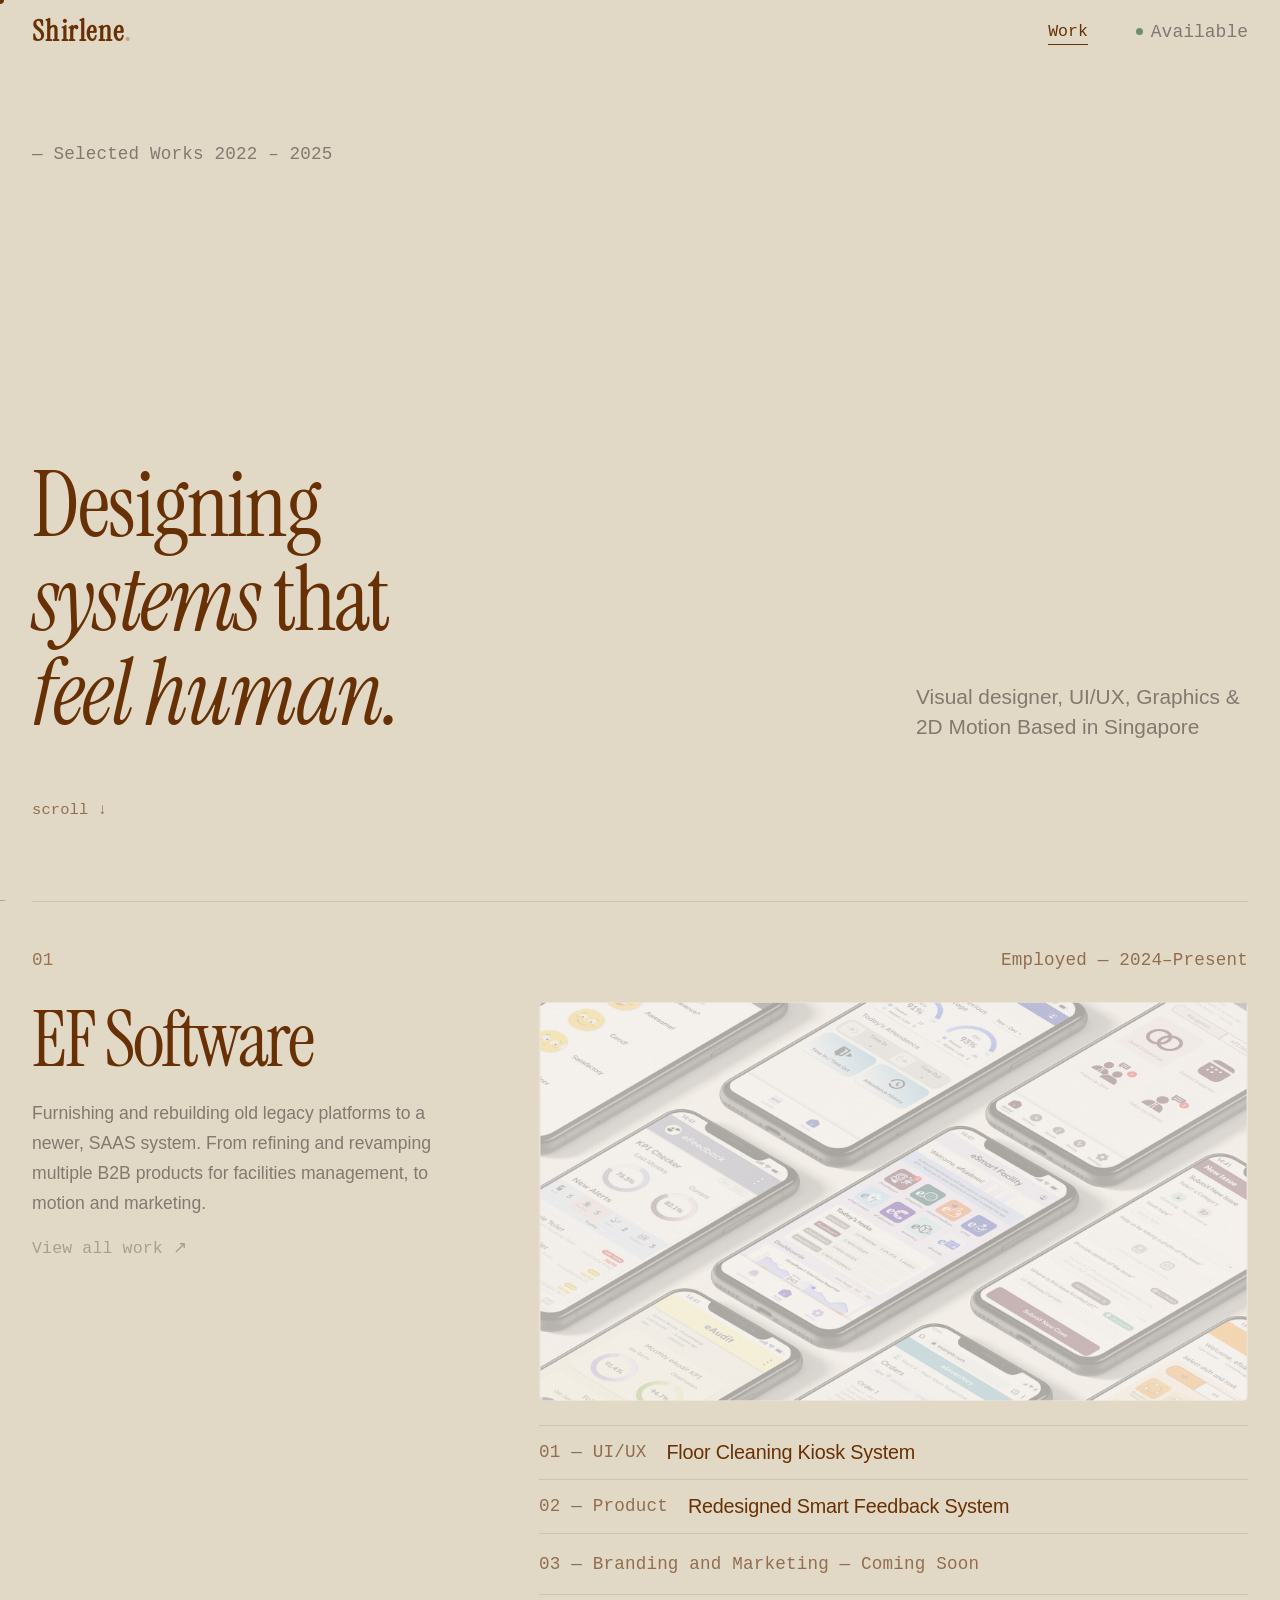
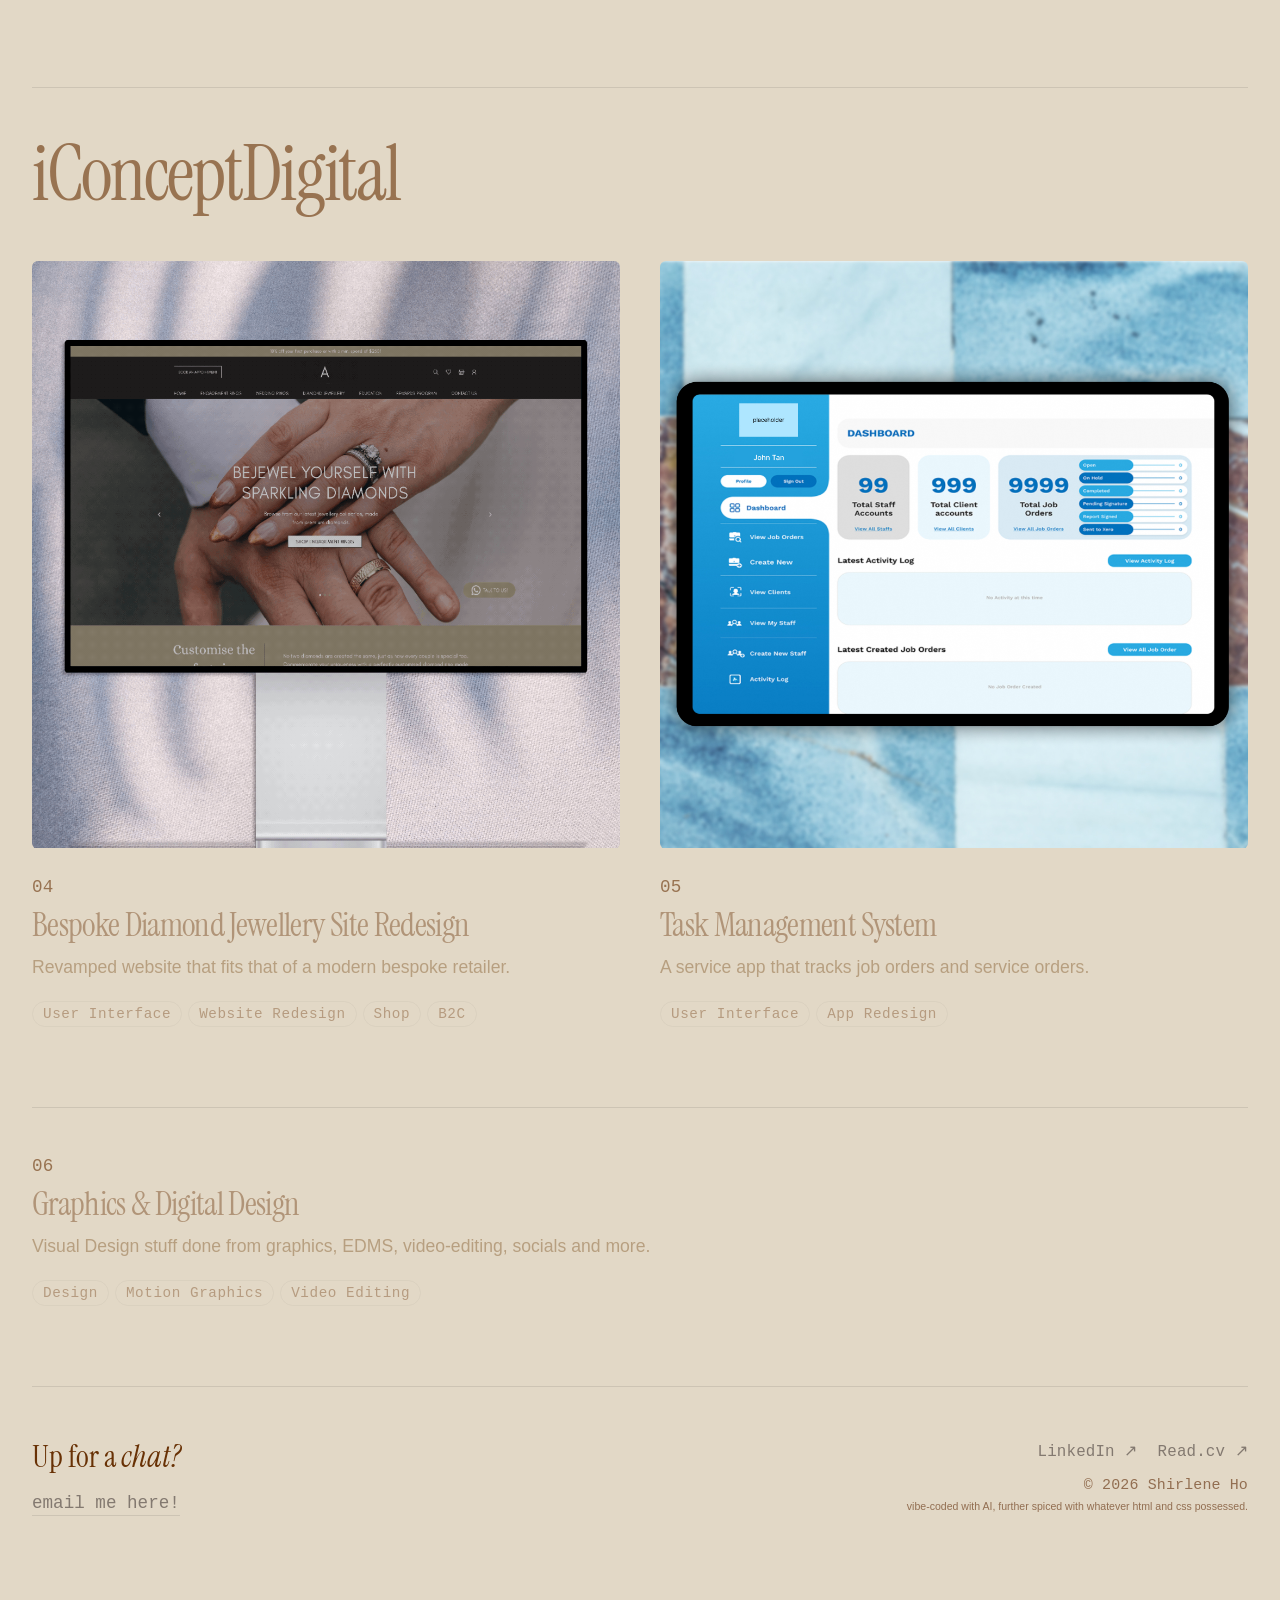
<file: index.html>
<!DOCTYPE html>
<html lang="en">
<head>
  <meta charset="UTF-8" />
  <meta name="viewport" content="width=device-width, initial-scale=1.0" />
  <title>Shirlene's folio</title>
  <link rel="stylesheet" href="style.css" />
  <link rel="preconnect" href="https://fonts.googleapis.com">
  <link rel="preconnect" href="https://fonts.gstatic.com" crossorigin>
  <link href="https://fonts.googleapis.com/css2?family=Instrument+Serif:ital@0;1&family=DM+Mono:wght@300;400&family=Syne:wght@400;500;700&display=swap" rel="stylesheet">
</head>

<body class="page-home" data-cursor="default">

<script>
  window.addEventListener('beforeunload', function (event) {
    window.location.href = 'index.html';
  });
</script>

  <!-- Custom Cursor -->
  <div class="cursor" id="cursor"></div>
  <div class="cursor-dot" id="cursor-dot"></div>

  <!-- Navigation -->
  <nav class="nav" id="nav">
      <a href="index.html" class="nav-logo">Shirlene<span class="logo-dot">.</span></a>
      <div class="nav-links">
        <a href="index.html" class="nav-link active" data-label="Work">Work</a>
      <!--<a href="playground.html" class="nav-link" data-label="Playground">Playground</a>-->  
    </div>
    <div class="nav-meta">
      <span class="nav-status"><span class="status-dot"></span>Available</span>
    </div>
  </nav>

  <!-- Hero -->
  <section class="hero">
   <canvas id="hero-canvas"></canvas>
    <div class="hero-label">
      <span class="mono">— Selected Works 2022 – 2025</span>
    </div>
    <h1 class="hero-title">
      <span class="line" data-delay="0">Designing</span>
      <span class="line" data-delay="80"><em>systems</em> that</span>
      <span class="line italic" data-delay="160">feel human.</span>
    </h1>
    <div class="hero-sub">
      <p>Visual designer, UI/UX, Graphics & 2D Motion Based in Singapore
      <!--<a href="#01">UI/UX</a>,
      <a href="#04">Graphics & 2D Motion</a>. Based in Singapore.</p> -->
      <!-- <a href="playground.html" class="hero-link">About me <svg width="14" height="14" viewBox="0 0 14 14" fill="none"><path d="M2 7h10M8 3l4 4-4 4" stroke="currentColor" stroke-width="1.5" stroke-linecap="round" stroke-linejoin="round"/></svg></a> --!>
    </div>
    <div class="hero-scroll-hint mono">scroll ↓</div>
  </section>

   Work Grid -->
  <section class="works" id="works">

    <!-- 01 EFS — Featured Client Block -->
    <section id="01">
    <div class="work-item work-item--feature" data-index="01">
      <div class="work-feature-inner" data-color="#E8D4D4">
        <div class="work-feature-header">
          <span class="work-index mono">01</span>
          <div class="work-feature-label mono">Employed — 2024–Present</div>
        </div>
        <div class="work-feature-body">
          <div class="work-feature-left">
            <h2 class="work-feature-title">EF Software</h2>
            <p class="work-feature-desc">Furnishing and rebuilding old legacy platforms to a newer, SAAS system. From refining and revamping multiple B2B products for facilities management, to motion and marketing.</p>
            <a href="efs.html" class="work-feature-cta mono">View all work ↗</a>
          </div>
          <div class="work-feature-right" img src="profile.png" alt="EF Softwares multiple system solutions on mobile">
            <div class="work-frame work-frame--feature">
              <div class="work-placeholder">
                <div class="placeholder-inner">
                  <span class="placeholder-label mono"></span>
                </div>
              </div>
            </div>
            <div class="work-sublinks">
              <a href="efs.html#cleaningkiosk" class="work-sublink">
                <span class="sublink-type mono">01 — UI/UX</span>
                <span class="sublink-title">Floor Cleaning Kiosk System</span>
                <span class="sublink-arrow">↗</span>
              </a>
              <a href="efs.html#eSFB" class="work-sublink">
                <span class="sublink-type mono">02 — Product</span>
                <span class="sublink-title">Redesigned Smart Feedback System</span>
                <span class="sublink-arrow">↗</span>
              </a>
              <div class="work-sublink">
                <span class="sublink-type mono">03 — Branding and Marketing — Coming Soon </span>
                <!-- <span class="sublink-title">Visual Identity & Marketing</span> 
                <span class="sublink-arrow">↗</span> </div> -->
              <div class="spacer">
              </a>
            </div>
          </div>
        </div>
      </div>
    </div>


    <!-- iConcept Digital — shared client header for the split block below.
         Wrapped together so hovering either card brightens the title. -->
    <div class="work-client-group">
      <div class="work-client-header">
        <h2 class="work-client-title">iConceptDigital</h2>
      </div>

      <div class="work-item work-item--split">

        <div class="work-cell" data-index="04" data-color="#E8D9E2">
          <a href="bespokejewellery.html" class="work-link">
            <div class="work-frame work-frame--portrait">
              <div class="da-feature">
                <div class="placeholder-inner">
                </div>
              </div>
            </div>
            <div class="work-meta">
              <div class="work-info">
                <span class="work-index mono">04</span>
                <h2 class="work-title">Bespoke Diamond Jewellery Site Redesign</h2>

                <p class="work-desc">Revamped website that fits that of a modern bespoke retailer.</p>
              </div>
              <div class="work-tags">
                <span class="tag">User Interface</span>
                <span class="tag">Website Redesign</span>
             	<span class="tag">Shop</span>
              	<span class="tag">B2C</span>
              </div>
            </div>
          </a>
        </div>

        <div class="work-cell" data-index="05" data-color="#CFE3E3">
          <a href="taskmgmt.html" class="work-link">
            <div class="work-frame work-frame--portrait">
              <div class="taskmgmt-feature" alt="EF Softwares multiple system solutions on mobile">
                <div class="placeholder-inner" img src="profile.png" >
                </div>
              </div>
            </div>
            <div class="work-meta">
              <div class="work-info">
                <span class="work-index mono">05</span>
                <h2 class="work-title">Task Management System</h2>
                <p class="work-desc">A service app that tracks job orders and service orders.</p>
              </div>
              <div class="work-tags">
              <span class="tag">User Interface</span>
              <span class="tag">App Redesign</span>
            </div>
          </div>
        </a>
      </div>

    </div>

    </div>
    <section id="04">

    <div class="work-item work-item--wide" data-index="06" data-color="#D9E2E8">
      <a href="graphicdesign.html" class="work-link">
       <!--  <div class="work-frame work-frame--wide">
          <div class="work-placeholder">
            <div class="placeholder-inner">
            </div>
          </div>
        </div> -->
        <div class="work-meta">
          <div class="work-info">
            <span class="work-index mono">06</span>
            <h2 class="work-title">Graphics & Digital Design</h2>
            <p class="work-desc">Visual Design stuff done from graphics, EDMS, video-editing, socials and more.</p>
          </div>
          <div class="work-tags">
            <span class="tag">Design</span>
            <span class="tag">Motion Graphics</span>
            <span class="tag">Video Editing</span>
          </div>
        </div>
      </a>
    </div>


  </section>

  <!-- Footer -->
  <footer class="footer">
    <div class="footer-left">
      <p class="footer-tagline">Up for a <em>chat?</em></p>
      <a href="mailto:shirlenehly010@gmail.com" class="footer-email">email me here!</a>
    </div>
    <div class="footer-right">
      <div class="footer-links">
        <a href="https://www.linkedin.com/in/shirlene-ho/" target="_blank" class="footer-link mono">LinkedIn ↗</a>
        <a href="https://drive.google.com/file/d/1f1W3n-odv5Q0HSIMv109Y1zh4_xA7lvX/view?usp=sharing" target="_blank" class="footer-link mono">Read.cv ↗</a>
      </div>
      <p class="footer-copy mono" style="text-align: right;" style="margin-bottom: 0px;">© 2026 Shirlene Ho</p>
      <p class="footer-credit" style="margin-top: -10px;">vibe-coded with AI, further spiced with whatever html and css possessed. </div>
    </div>
  </footer>

  <script src="main.js"></script>
</body>
</html>
</file>
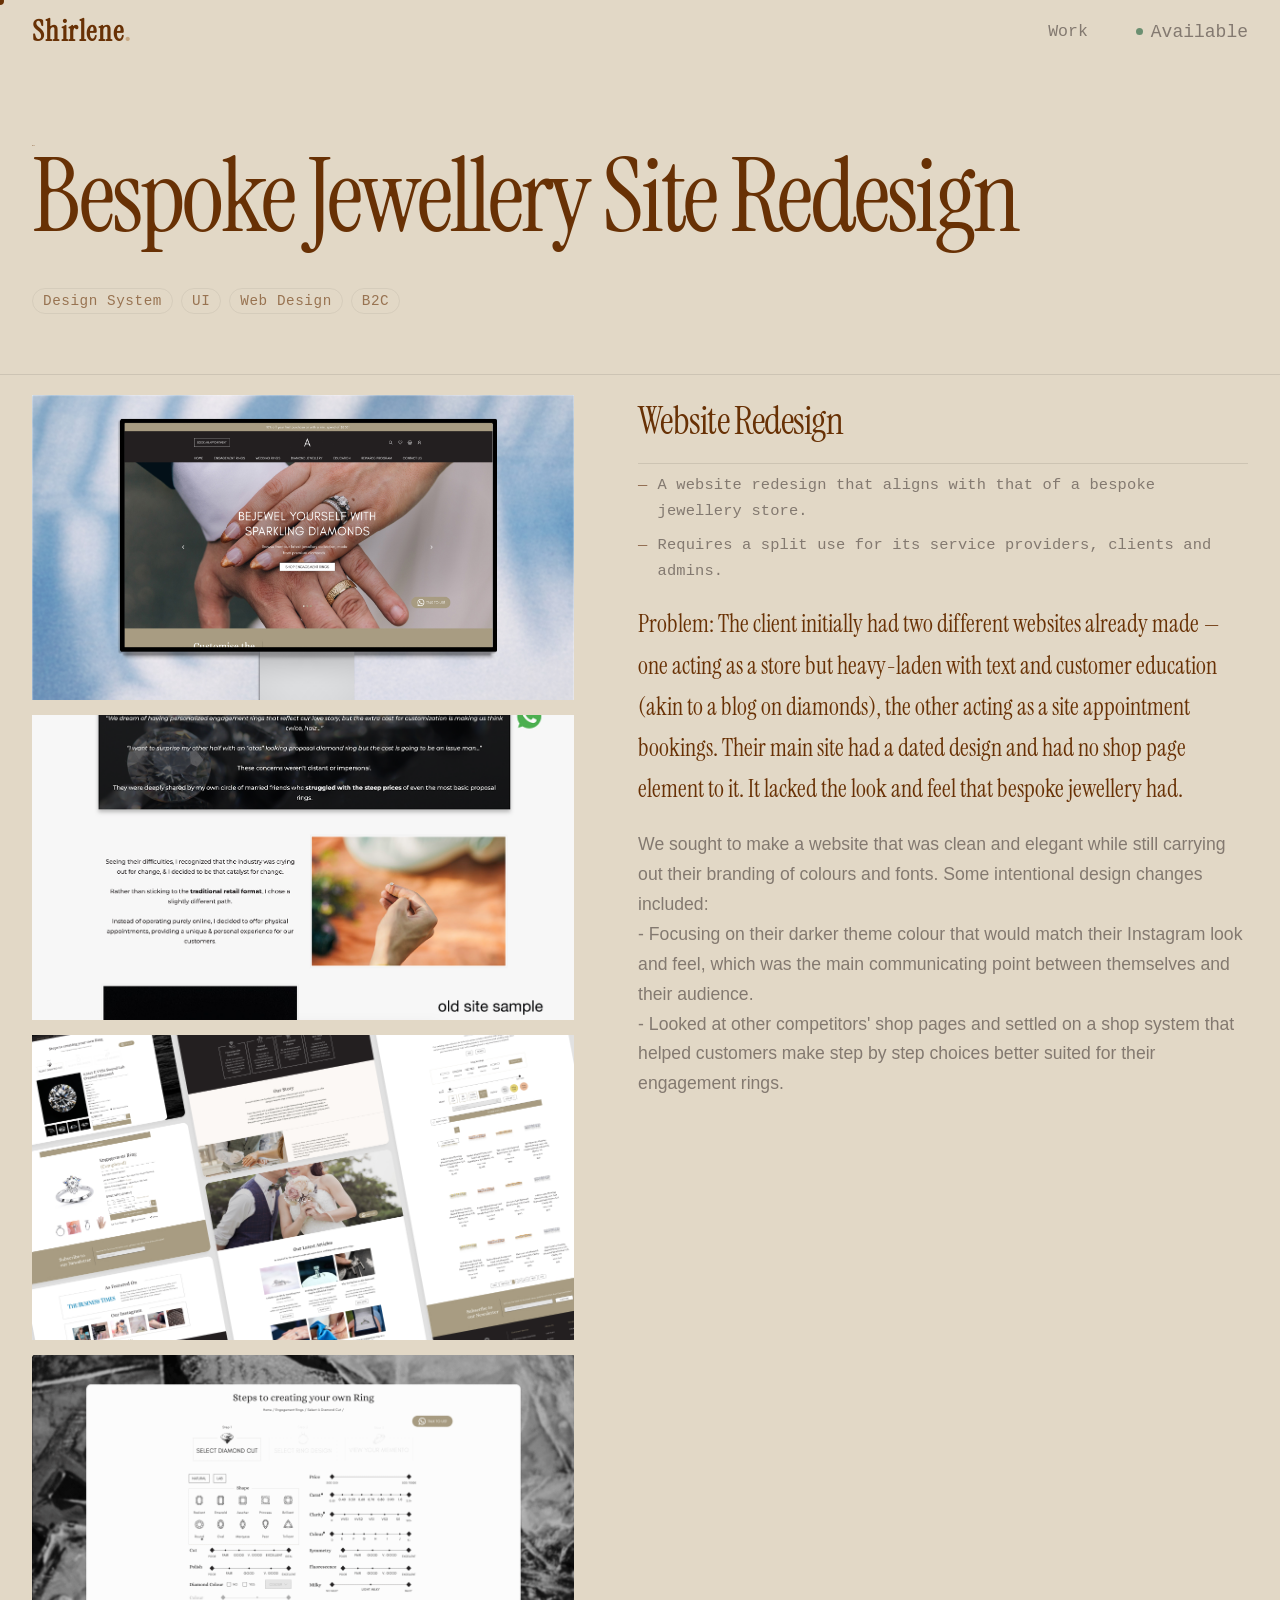
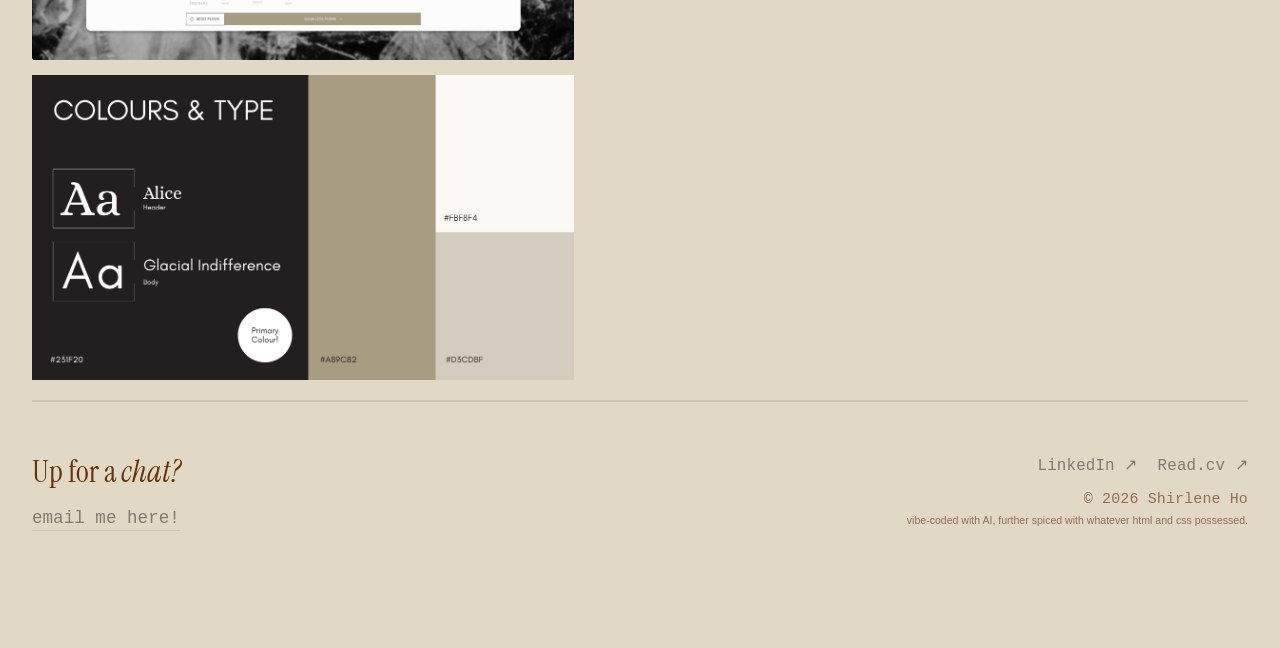
<file: bespokejewellery.html>
<!DOCTYPE html>
<html lang="en">
<head>
  <meta charset="UTF-8" />
  <meta name="viewport" content="width=device-width, initial-scale=1.0" />
  <title>Bespoke Jewellery Site</title>
  <link rel="stylesheet" href="style.css" />
  <link rel="preconnect" href="https://fonts.googleapis.com">
  <link rel="preconnect" href="https://fonts.gstatic.com" crossorigin>
  <link href="https://fonts.googleapis.com/css2?family=Instrument+Serif:ital@0;1&family=DM+Mono:wght@300;400&family=Syne:wght@400;500;700&display=swap" rel="stylesheet">

</head>
<body data-cursor="default">

  <!-- Loading Screen -->
  <div class="loader" id="loader">
    <div class="loader-inner">
      <span class="loader-logo">Shirlene<span style="color:var(--accent)">.</span></span>
      <div class="loader-bar-wrap">
        <div class="loader-bar" id="loader-bar"></div>
      </div>
    </div>
  </div>

  <div class="cursor" id="cursor"></div>
  <div class="cursor-dot" id="cursor-dot"></div>

  <nav class="nav" id="nav">
    <a href="index.html" class="nav-logo">Shirlene<span class="logo-dot">.</span></a>
    <div class="nav-links">
      <a href="index.html" class="nav-link" data-label="Work">Work</a>
     <!-- <a href="playground.html" class="nav-link" data-label="Playground">Playground</a> -->
    </div>
    <div class="nav-meta">
      <span class="nav-status"><span class="status-dot"></span>Available</span>
    </div>
  </nav>

   <!-- Client Hero -->
<section class="client-hero">
    <div class="page-navright">
      <a href="index.html" class="page-nav">02</a>
      <a href="index.html" class="page-nav">03</a>
    </div>
    <div class="client-hero-top">
      <h1 class="client-name">Bespoke Jewellery Site Redesign</h1>
      <div class="client-meta">
        <div class="client-meta-row">
   <!--     <div class="client-stat">
           <span class="client-stat-val">2 yrs 3 mths</span>
            <span class="client-stat-label"></span>
          </div>
          <div class="client-stat">
            <span class="client-stat-val">12</span>
            <span class="client-stat-label">Platforms</span>
          </div>
          <div class="client-stat">
            <span class="client-stat-val">40+</span>
            <span class="client-stat-label">Components</span>
          </div> -->
        </div>
      </div>
    </div>
    <div class="client-desc-row">
      <div class="client-tags-wrap">
        <span class="tag">Design System</span>
        <span class="tag">UI</span>
        <span class="tag">Web Design</span>
        <span class="tag">B2C</span>
      </div>
    </div>
  </section>



  <!-- Project Cards -->
  <section class="project-list">

    <!-- 01 Design System -->
    <div class="project-slot" id="bespoke jewellery">
      <div class="project-visual">
        <div class="dastill dastill--landscape">
          <div class="placeholder-inner">
          </div>
        </div>
        <div class="daold daold--landscape">
          <div class="placeholder-inner">
          </div>
        </div>
        <div class="dainner dainner--landscape">
          <div class="placeholder-inner">
          </div>
        </div>
        <div class="dasteps dasteps--landscape">
          <div class="placeholder-inner">
          </div>
	      </div>

     	<div class="dacolors dacolors--landscape">
          <div class="placeholder-inner">
          </div>
        </div>
      </div>
      <div class="project-info">
        <h2 class="project-title">Website Redesign</h2>
        <div class="project-outcomes">
          <span class="project-outcome mono">A website redesign that aligns with that of a bespoke jewellery store.</span>
          <span class="project-outcome mono">Requires a split use for its service providers, clients and admins.</span>
        </div>
        <p class="project-problem">Problem: The client initially had two different websites already made — one acting as a store but heavy-laden with text and customer education (akin to a blog on diamonds), the other acting as a site appointment bookings.  Their main site had a dated design and had no shop page element to it. It lacked the look and feel that bespoke jewellery had. 
</p>
        <p class="ecall-body"> We sought to make a website that was clean and elegant while still carrying out their branding of colours and fonts. Some intentional design changes included: <br> - Focusing on their darker theme colour that would match their Instagram look and feel, which was the main communicating point between themselves and their audience. <br> - Looked at other competitors' shop pages and settled on a shop system that helped customers make step by step choices better suited for their engagement rings.</p> 

      </div>
    </div>

  <!-- Footer -->
  <footer class="footer">
    <div class="footer-left">
      <p class="footer-tagline">Up for a <em>chat?</em></p>
      <a href="mailto:shirlenehly010@gmail.com" class="footer-email">email me here!</a>
    </div>
    <div class="footer-right">
      <div class="footer-links">
        <a href="https://www.linkedin.com/in/shirlene-ho/" target="_blank" class="footer-link mono">LinkedIn ↗</a>
        <a href="https://drive.google.com/file/d/1f1W3n-odv5Q0HSIMv109Y1zh4_xA7lvX/view?usp=sharing" target="_blank" class="footer-link mono">Read.cv ↗</a>
      </div>
      <p class="footer-copy mono" style="text-align: right;" style="margin-bottom: 0px;">© 2026 Shirlene Ho</p>
      <p class="footer-credit" style="margin-top: -10px;">vibe-coded with AI, further spiced with whatever html and css possessed. </div>
    </div>
  </footer>

  <script src="main.js"></script>
  <script>
    const cards = document.querySelectorAll('.project-card');
    const cardObserver = new IntersectionObserver((entries) => {
      entries.forEach((entry, i) => {
        if (entry.isIntersecting) {
          setTimeout(() => entry.target.classList.add('visible'), i * 80);
          cardObserver.unobserve(entry.target);
        }
      });
    }, { threshold: 0.08 });
    cards.forEach(c => cardObserver.observe(c));
  </script>
</body>
</html>
</file>
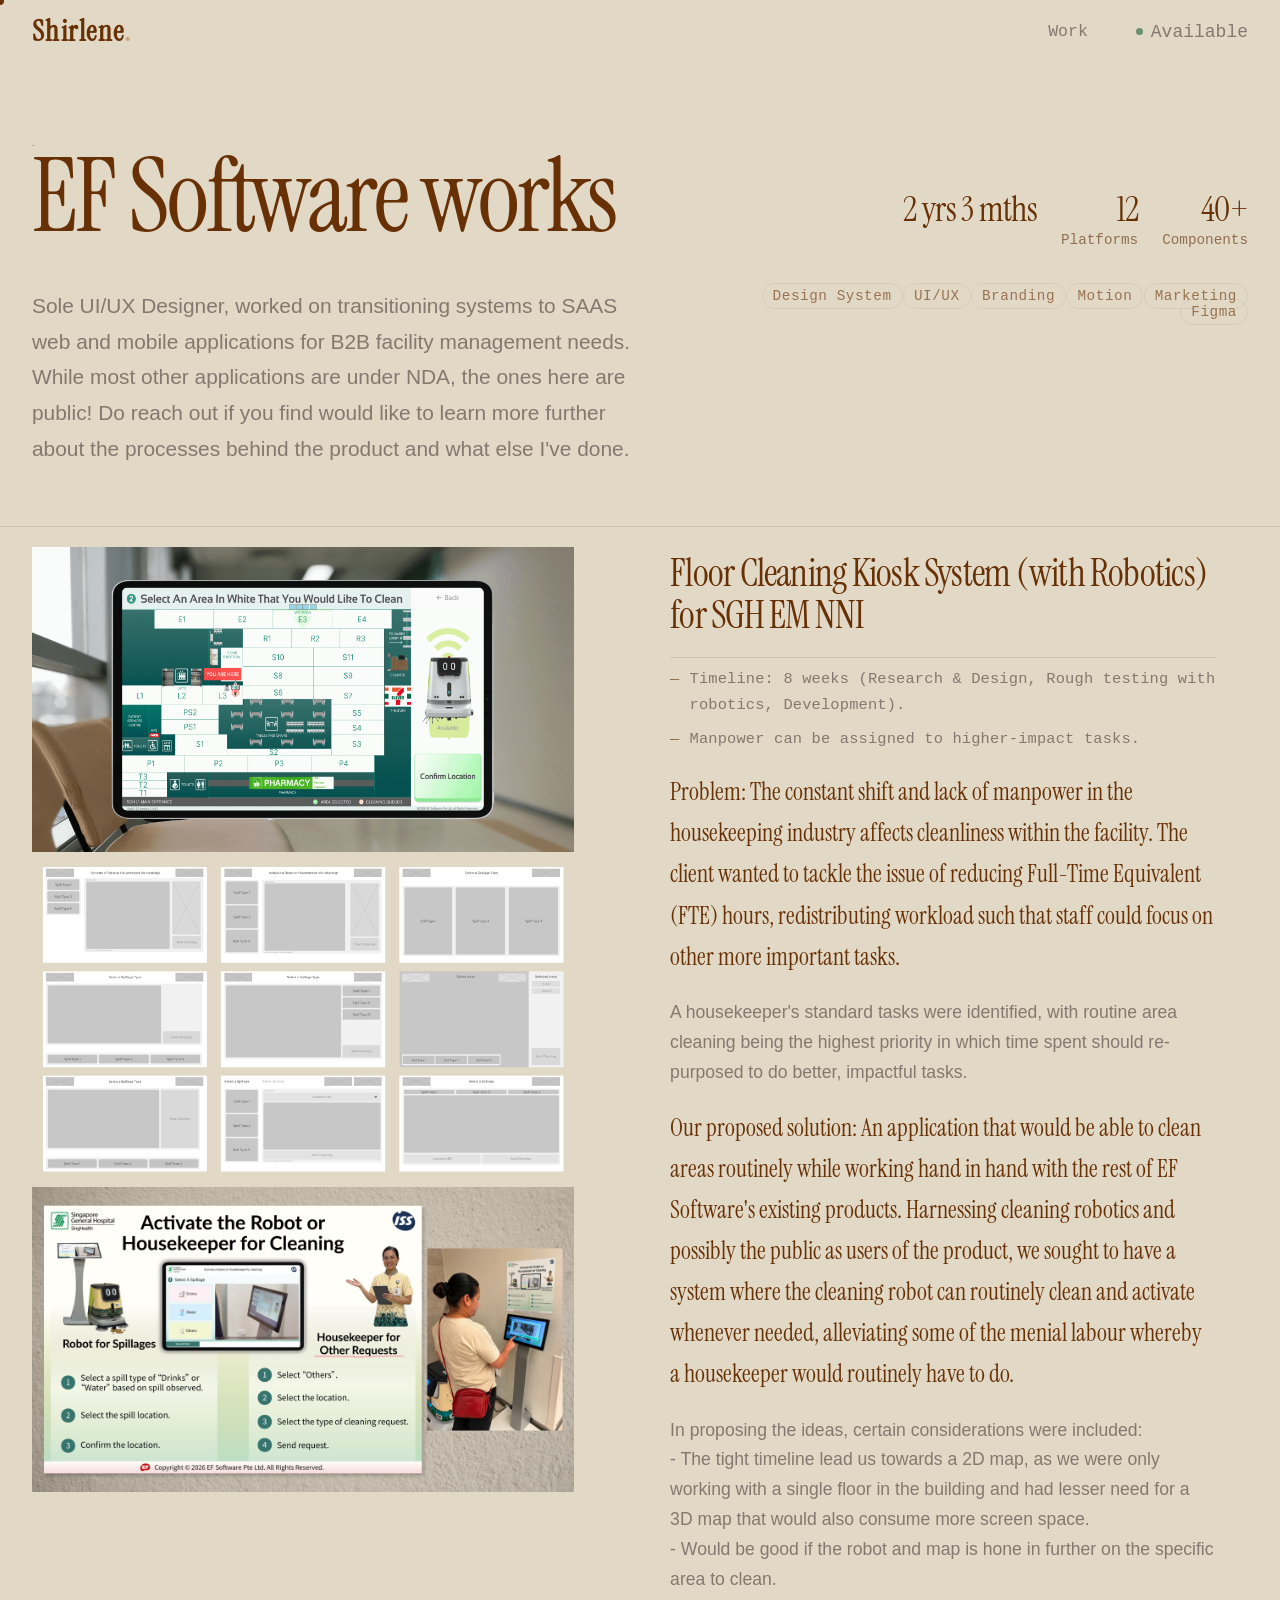
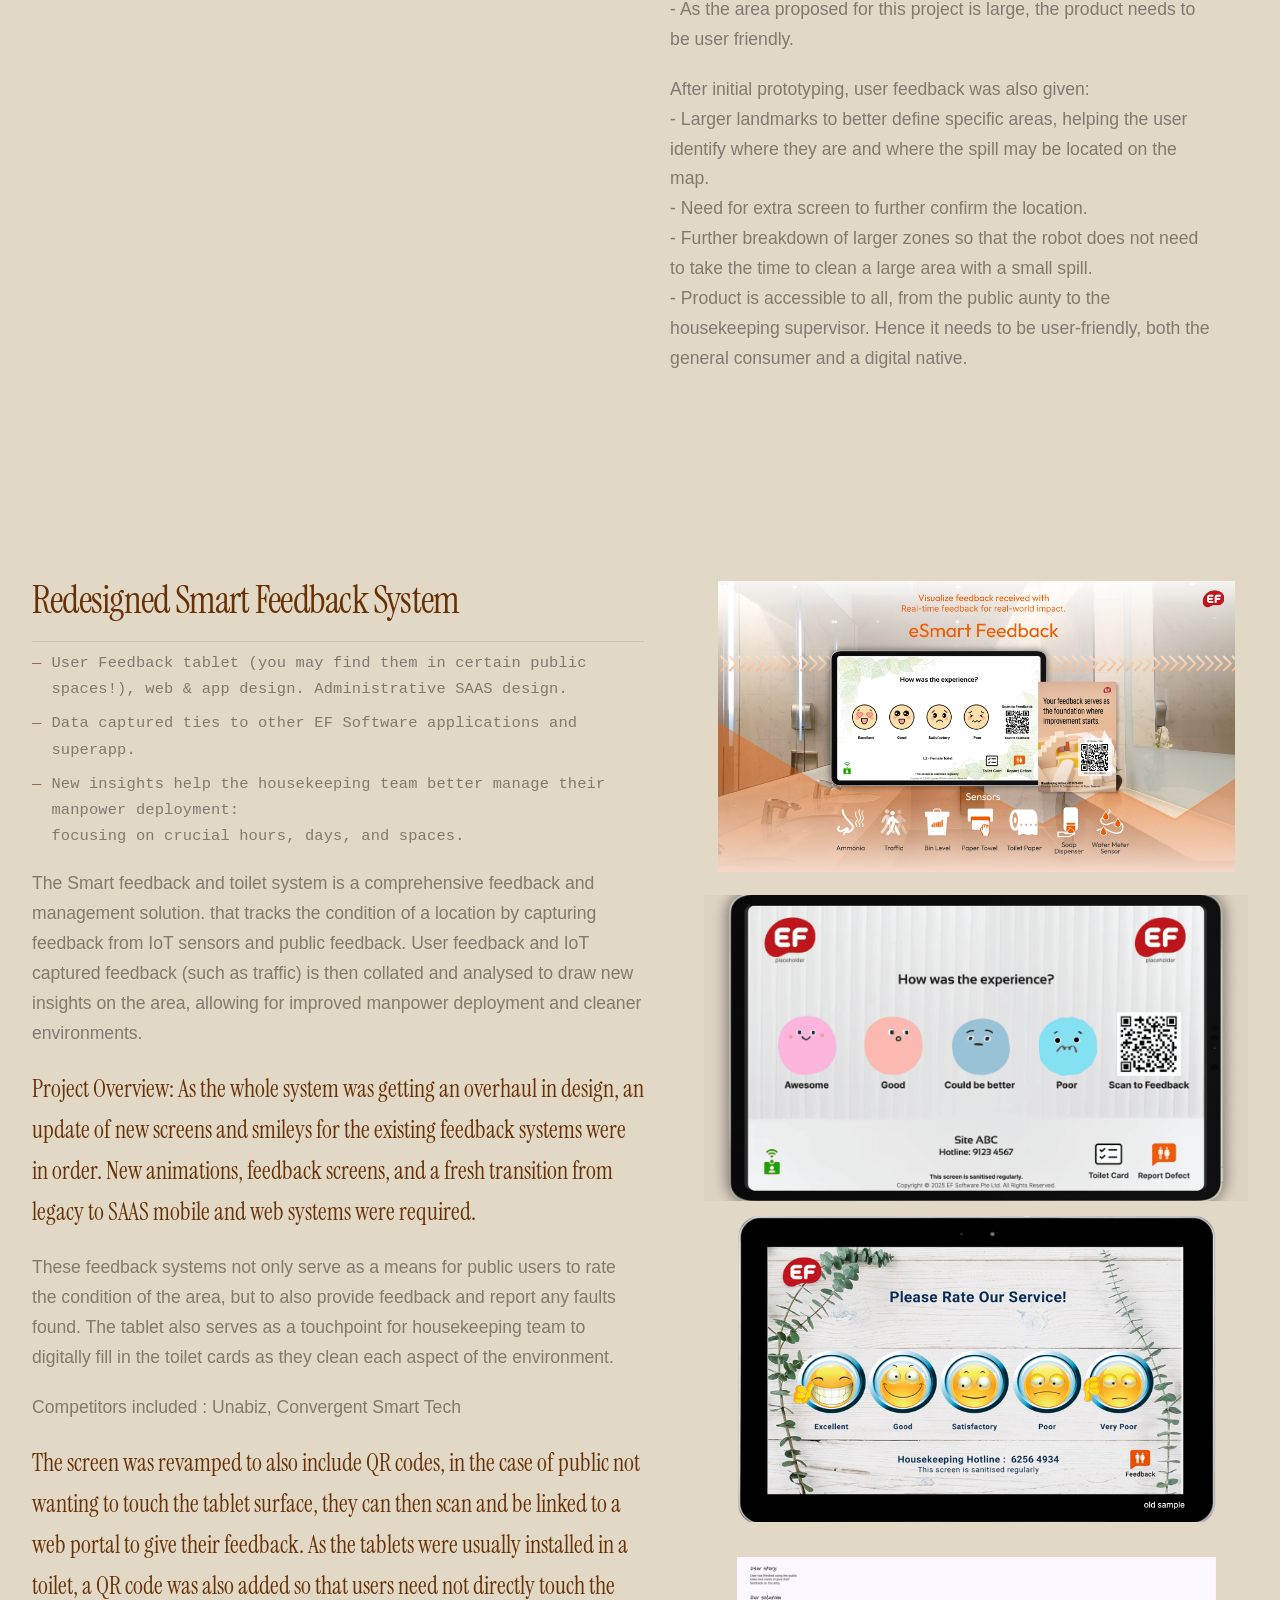
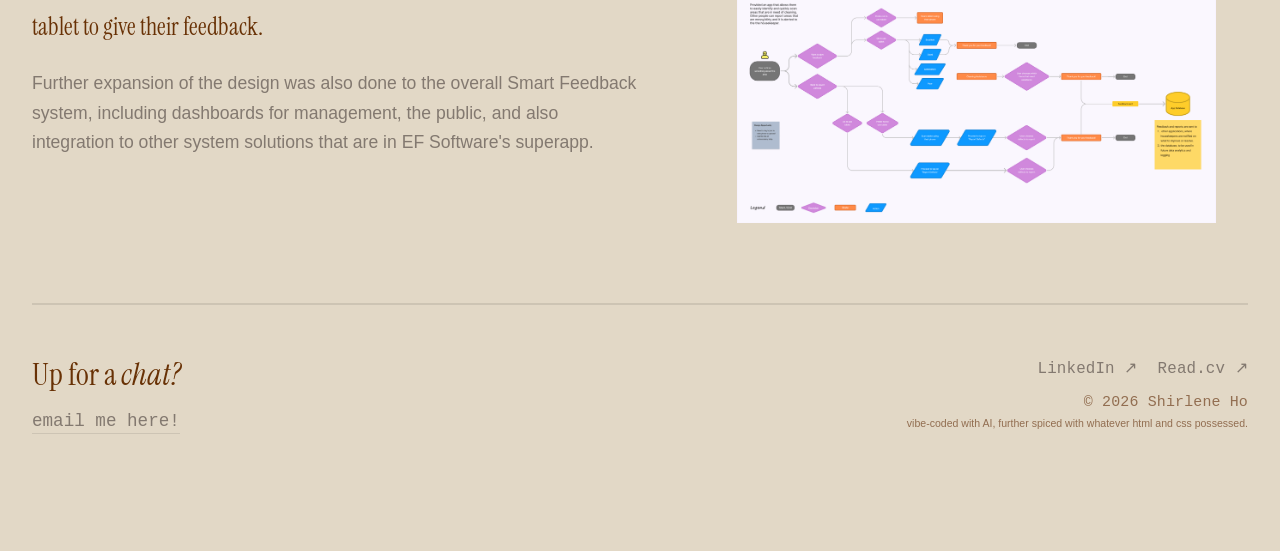
<file: efs.html>
<!DOCTYPE html>
<html lang="en">
<head>
  <meta charset="UTF-8" />
  <meta name="viewport" content="width=device-width, initial-scale=1.0" />
  <title>EF Software works</title>
  <link rel="stylesheet" href="style.css" />
  <link rel="preconnect" href="https://fonts.googleapis.com">
  <link rel="preconnect" href="https://fonts.gstatic.com" crossorigin>
  <link href="https://fonts.googleapis.com/css2?family=Instrument+Serif:ital@0;1&family=DM+Mono:wght@300;400&family=Syne:wght@400;500;700&display=swap" rel="stylesheet">

</head>
<body data-cursor="default">

  <!-- Loading Screen -->
  <div class="loader" id="loader">
    <div class="loader-inner">
      <span class="loader-logo">Shirlene<span style="color:var(--accent)">.</span></span>
      <div class="loader-bar-wrap">
        <div class="loader-bar" id="loader-bar"></div>
      </div>
    </div>
  </div>

  <div class="cursor" id="cursor"></div>
  <div class="cursor-dot" id="cursor-dot"></div>

  <nav class="nav" id="nav">
    <a href="index.html" class="nav-logo">Shirlene<span class="logo-dot">.</span></a>
    <div class="nav-links">
      <a href="index.html" class="nav-link" data-label="Work">Work</a>
     <!-- <a href="playground.html" class="nav-link" data-label="Playground">Playground</a> -->
    </div>
    <div class="nav-meta">
      <span class="nav-status"><span class="status-dot"></span>Available</span>
    </div>
  </nav>

   <!-- Client Hero -->
<section class="client-hero">
    <div class="page-navright">
      <a href="index.html" class="page-nav">02</a>
      <a href="index.html" class="page-nav">03</a>
    </div>
    <div class="client-hero-top">
      <h1 class="client-name">EF Software works</h1>
      <div class="client-meta">
        <div class="client-meta-row">
          <div class="client-stat">
            <span class="client-stat-val">2 yrs 3 mths</span>
            <span class="client-stat-label"></span>
          </div>
          <div class="client-stat">
            <span class="client-stat-val">12</span>
            <span class="client-stat-label">Platforms</span>
          </div>
          <div class="client-stat">
            <span class="client-stat-val">40+</span>
            <span class="client-stat-label">Components</span>
          </div>
        </div>
      </div>
    </div>
    <div class="client-desc-row">
      <p class="client-desc">Sole UI/UX Designer, worked on transitioning systems to SAAS web and mobile applications for B2B facility management needs. While most other applications are under NDA, the ones here are public! Do reach out if you find would like to learn more further about the processes behind the product and what else I've done.</p>
      <div class="clients-tags-wrap" style="text-align: right";>
        <span class="tag">Design System</span>
        <span class="tag">UI/UX</span>
        <span class="tag">Branding</span>
        <span class="tag">Motion</span>
        <span class="tag">Marketing</span>
        <span class="tag">Figma</span>
      </div>
    </div>
  </section>



  <!-- Project Cards -->
  <section class="project-list">

    <!-- 01 Design System -->
    <div class="project-card" id="cleaningkiosk">
      <div class="project-visual">
        <div class="project-ecall project-ecall--landscape">
          <div class="placeholder-inner">
          </div>
        </div>
        <div class="project-draft project-draft--landscape">
          <div class="placeholder-inner">
          </div>
        </div>
        <div class="project-kioskposter project-ecallmap--landscape">
          <div class="placeholder-inner">
          </div>
        </div>
      </div>
      <div class="project-list">
      <div class="project-info">
        <h2 class="project-title">Floor Cleaning Kiosk System (with Robotics) <br>for SGH EM NNI</h2>
        <div class="project-outcomes">
          <span class="project-outcome mono">Timeline: 8 weeks (Research & Design, Rough testing with robotics, Development).</span>
          <span class="project-outcome mono">Manpower can be assigned to higher-impact tasks.</span>
        </div>
        <p class="project-problem">Problem: The constant shift and lack of manpower in the housekeeping industry affects cleanliness within the facility. The client wanted to tackle the issue of reducing Full-Time Equivalent (FTE) hours, redistributing workload such that staff could focus on other more important tasks.</p>
        <p class="ecall-body">A housekeeper's standard tasks were identified, with routine area cleaning being the highest priority in which time spent should re-purposed to do better, impactful tasks.</p> 
        <p class="project-problem">Our proposed solution: An application that would be able to clean areas routinely while working hand in hand with the rest of EF Software's existing products. Harnessing cleaning robotics and possibly the public as users of the product, we sought to have a system where the cleaning robot can routinely clean and activate whenever needed, alleviating some of the menial labour whereby a housekeeper would routinely have to do.</p>
        <p class="ecall-body">In proposing the ideas, certain considerations were included:
          <br>- The tight timeline lead us towards a 2D map, as we were only working with a single floor in the building and had lesser need for a 3D map that would also consume more screen space.
          <br>- Would be good if the robot and map is hone in further on the specific area to clean.
          <br>- As the area proposed for this project is large, the product needs to be user friendly.
        <p class="ecall-body">After initial prototyping, user feedback was also given:
          <br>- Larger landmarks to better define specific areas, helping the user identify where they are and where the spill may be located on the map.
          <br>- Need for extra screen to further confirm the location.
          <br>- Further breakdown of larger zones so that the robot does not need to take the time to clean a large area with a small spill.
          <br>- Product is accessible to all, from the public aunty to the housekeeping supervisor. Hence it needs to be user-friendly, both the general consumer and a digital native.
        </p>
      </div>
    </div>
    </div>


  <div class="project-cardright" id="eSFB">
    <!-- 1. Text on the Left -->
    <div class="project-info" >
      <h2 class="project-title">Redesigned Smart Feedback System</h2>
      <div class="project-outcomes">
        <span class="project-outcome mono">User Feedback tablet (you may find them in certain public spaces!), web & app design. Administrative SAAS design.</span>
        <span class="project-outcome mono">Data captured ties to other EF Software applications and superapp.</span>
        <span class="project-outcome mono">New insights help the housekeeping team better manage their manpower deployment: <br> focusing on crucial hours, days, and spaces.</span>
      </div>
       <p class="ecall-body">The Smart feedback and toilet system is a comprehensive feedback and management solution.  that tracks the condition of a location by capturing feedback from IoT sensors and public feedback. User feedback and IoT captured feedback (such as traffic) is then collated and analysed to draw new insights on the area, allowing for improved manpower deployment and cleaner environments.</p> 
        <p class="project-problem">Project Overview: As the whole system was getting an overhaul in design, an update of new screens and smileys for the existing feedback systems were in order. New animations, feedback screens, and a fresh transition from legacy to SAAS mobile and web systems were required.</p>
        <p class="ecall-body">These feedback systems not only serve as a means for public users to rate the condition of the area, but to also provide feedback and report any faults found. The tablet also serves as a touchpoint for housekeeping team to digitally fill in the toilet cards as they clean each aspect of the environment.</p> 
        <p class="ecall-body">Competitors included : Unabiz, Convergent Smart Tech</p>
        <p class="project-problem">The screen was revamped to also include QR codes, in the case of public not wanting to touch the tablet surface, they can then scan and be linked to a web portal to give their feedback. As the tablets were usually installed in a toilet, a QR code was also added so that users need not directly touch the tablet to give their feedback. </p>
        <p class="ecall-body">Further expansion of the design was also done to the overall Smart Feedback system, including dashboards for management, the public, and also integration to other system solutions that are in EF Software's superapp.</p>

      </div>

    <!-- 2. Images on the Right -->
    <div class="project-visual">
      <div class="project-esfbpost project-esfbpost--landscape"></div>
      <div class="project-smiley project-smiley--landscape"></div>
      <div class="project-oldsample project-oldsample--landscape"></div>
      <div class="project-esfbuserflow project-esfbuserflow--landscape"></div>

    <!-- <div class="project-ecallmap project-ecallmap--landscape"></div> -->
    </div>
  </div>
      
  <!-- Footer -->
  <footer class="footer">
    <div class="footer-left">
      <p class="footer-tagline">Up for a <em>chat?</em></p>
      <a href="mailto:shirlenehly010@gmail.com" class="footer-email">email me here!</a>
    </div>
    <div class="footer-right">
      <div class="footer-links">
        <a href="https://www.linkedin.com/in/shirlene-ho/" target="_blank" class="footer-link mono">LinkedIn ↗</a>
        <a href="https://drive.google.com/file/d/1f1W3n-odv5Q0HSIMv109Y1zh4_xA7lvX/view?usp=sharing" target="_blank" class="footer-link mono">Read.cv ↗</a>
      </div>
      <p class="footer-copy mono" style="text-align: right;" style="margin-bottom: 0px;">© 2026 Shirlene Ho</p>
      <p class="footer-credit" style="margin-top: -10px;">vibe-coded with AI, further spiced with whatever html and css possessed. </div>
    </div>
  </footer>

  <script src="main.js"></script>
  <script>
    const cards = document.querySelectorAll('.project-card');
    const cardObserver = new IntersectionObserver((entries) => {
      entries.forEach((entry, i) => {
        if (entry.isIntersecting) {
          setTimeout(() => entry.target.classList.add('visible'), i * 80);
          cardObserver.unobserve(entry.target);
        }
      });
    }, { threshold: 0.08 });
    cards.forEach(c => cardObserver.observe(c));
  </script>
</body>
</html>
</file>
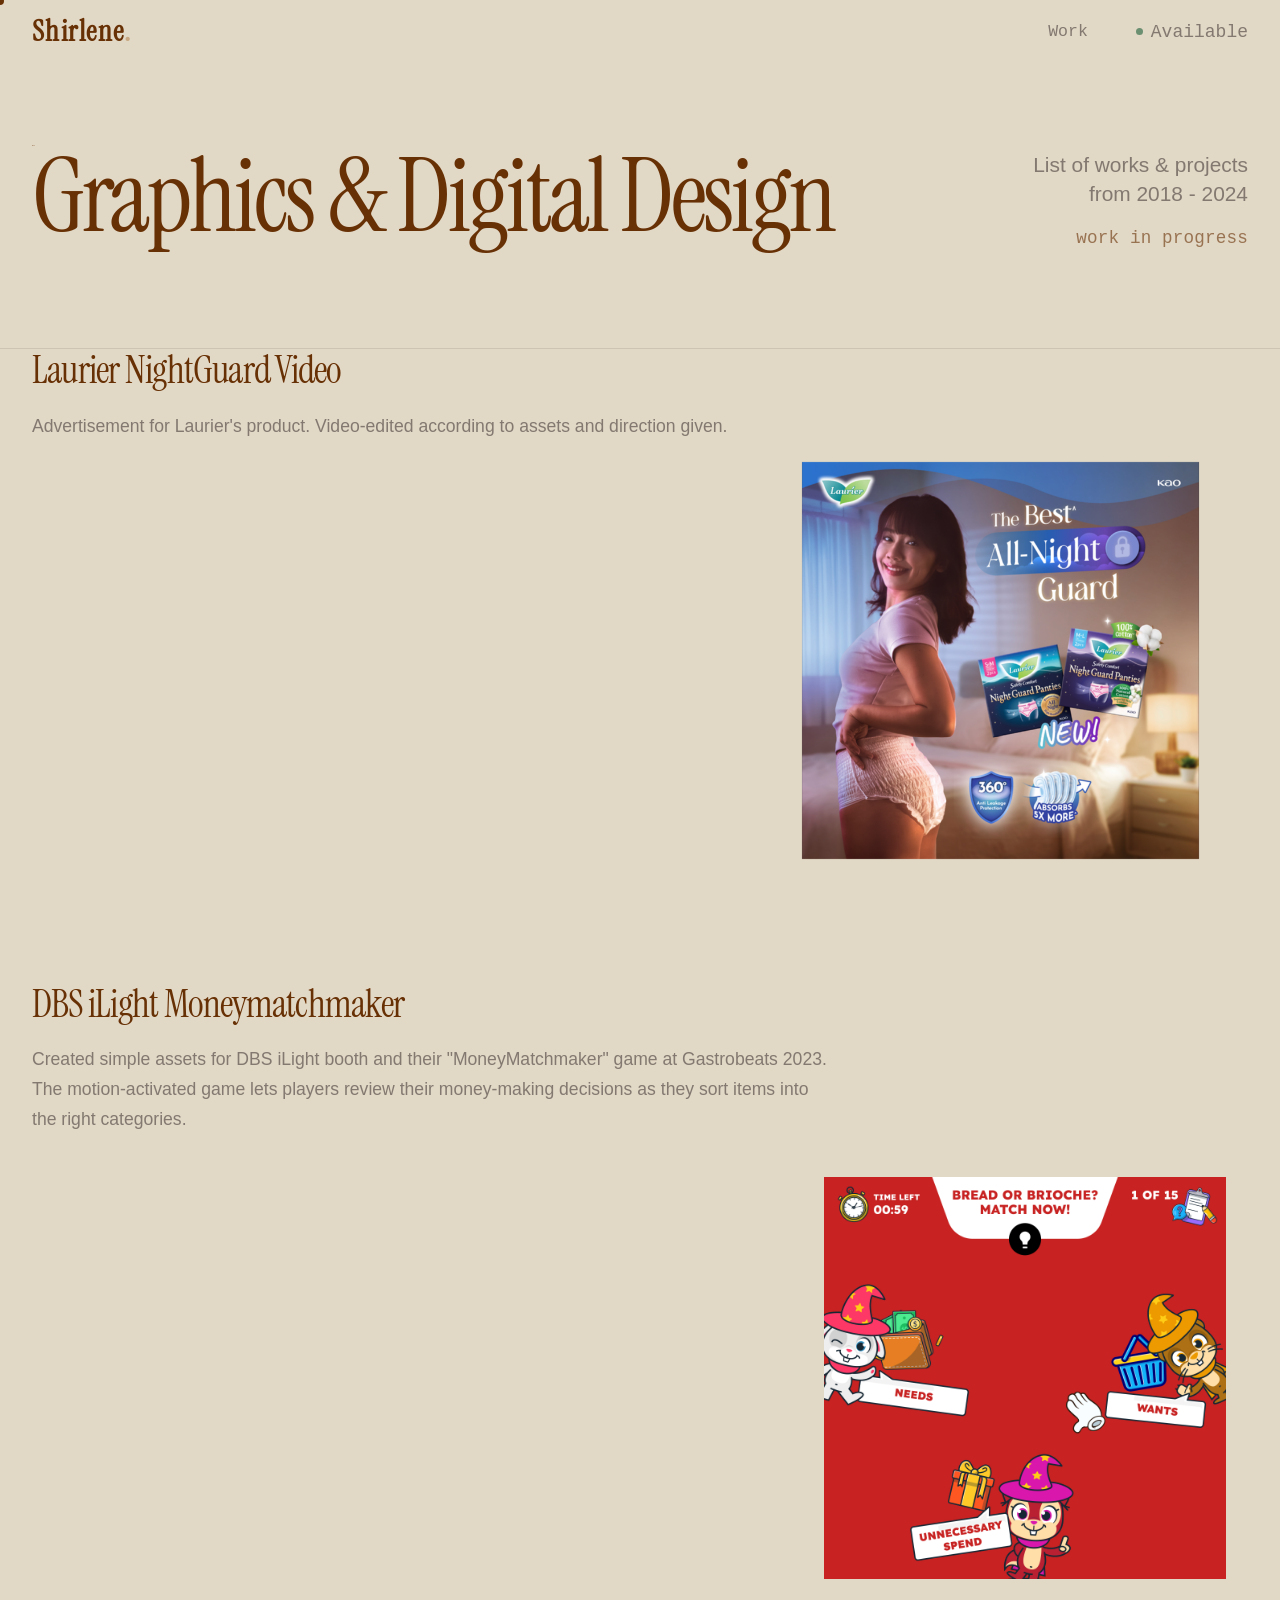
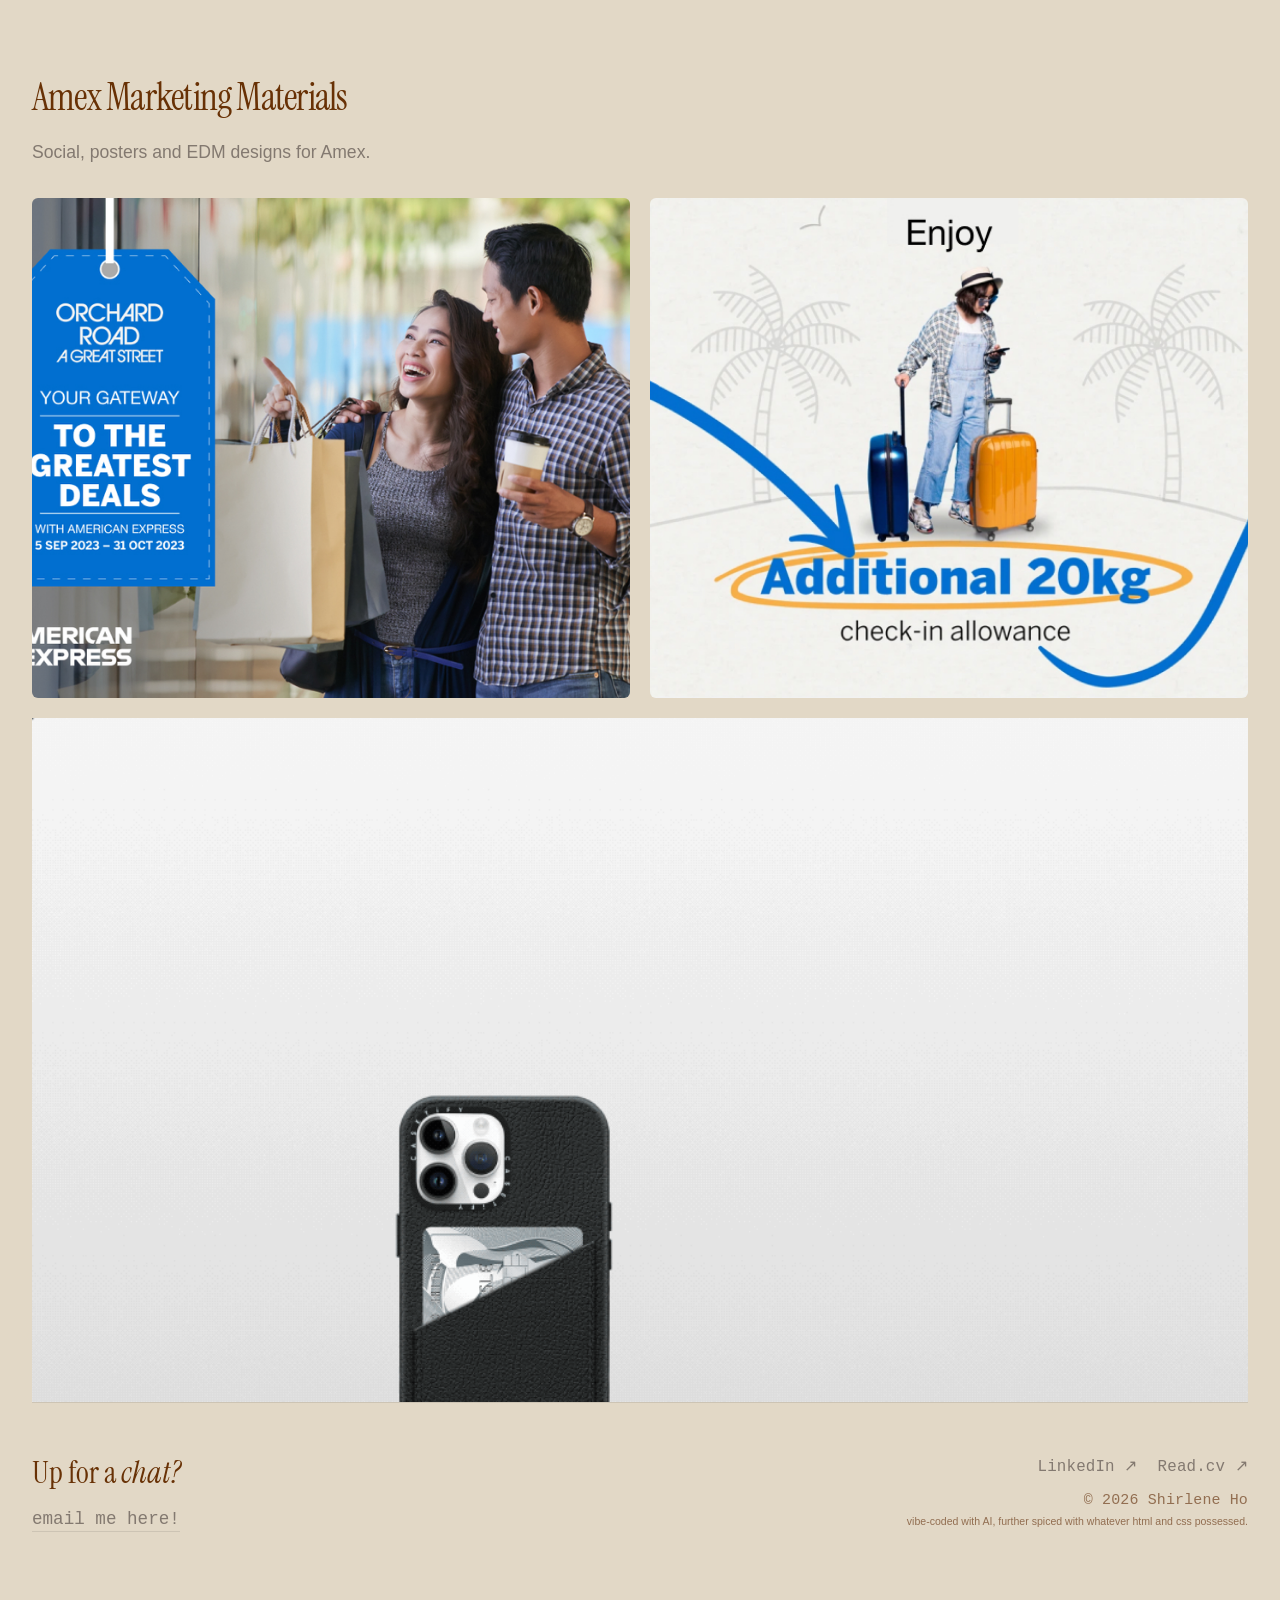
<file: graphicdesign.html>
<!DOCTYPE html>
<html lang="en">
<head>
  <meta charset="UTF-8" />
  <meta name="viewport" content="width=device-width, initial-scale=1.0" />
  <title>Graphics & Digital Design</title>
  <link rel="stylesheet" href="style.css" />
  <link rel="preconnect" href="https://fonts.googleapis.com">
  <link rel="preconnect" href="https://fonts.gstatic.com" crossorigin>
  <link href="https://fonts.googleapis.com/css2?family=Instrument+Serif:ital@0;1&family=DM+Mono:wght@300;400&family=Syne:wght@400;500;700&display=swap" rel="stylesheet">

</head>
<body data-cursor="default">

  <!-- Loading Screen -->
  <div class="loader" id="loader">
    <div class="loader-inner">
      <span class="loader-logo">Shirlene<span style="color:var(--accent)">.</span></span>
      <div class="loader-bar-wrap">
        <div class="loader-bar" id="loader-bar"></div>
      </div>
    </div>
  </div>

  <div class="cursor" id="cursor"></div>
  <div class="cursor-dot" id="cursor-dot"></div>

  <nav class="nav" id="nav">
    <a href="index.html" class="nav-logo">Shirlene<span class="logo-dot">.</span></a>
    <div class="nav-links">
      <a href="index.html" class="nav-link" data-label="Work">Work</a>
     <!-- <a href="playground.html" class="nav-link" data-label="Playground">Playground</a> -->
    </div>
    <div class="nav-meta">
      <span class="nav-status"><span class="status-dot"></span>Available</span>
    </div>
  </nav>

   <!-- Client Hero -->
<section class="client-hero">
    <div class="page-navright">
      <a href="index.html" class="page-nav">02</a>
      <a href="index.html" class="page-nav">03</a>
    </div>
    <div class="client-hero-top">
      <h1 class="client-name">Graphics & Digital Design</h1>
      <div class="client-meta">
        </div>
      <div class="hero-sub" style="text-align:right;">
	<p> List of works & projects <br>from 2018 - 2024 </p>
	 <span class="work-index mono"> work in progress </span>
      </div>
    </div>
    </div>
  </section>



  <!-- Project Cards -->
  <section class="project-list">
   <section>
      <div class="project-row">
      <div class="project-info">
        <h2 class="graphics-title">Laurier NightGuard Video</h2>
        <p class="ecall-body">Advertisement for Laurier's product. Video-edited according to assets and direction given.</p> 
	</div>
	</div>
   <div class="project-card" id="Laurier">
        <iframe class="lauriernightguard" src="https://www.youtube.com/embed/6cleoNgLOo0?si=T6jAwkUbgf5aJjqO" title="YouTube video player" frameborder="0" allow="accelerometer; autoplay; clipboard-write; encrypted-media; gyroscope; picture-in-picture; web-share" referrerpolicy="strict-origin-when-cross-origin" allowfullscreen></iframe>
        <div class="laurierng laurierng--portrait">
          <div class="placeholder-inner">
          </div>
      </div>
   </div>
   </section>

  <section>
    <div class="project-row">
    <div class="project-info" >
      <h2 class="project-title">DBS iLight Moneymatchmaker</h2>
       <p class="ecall-body">Created simple assets for DBS iLight booth and their "MoneyMatchmaker" game at Gastrobeats 2023. The motion-activated game lets players review their money-making decisions as they sort items into the right categories.</p> 
    </div>
    </div>
    <div class="project-card">
    <iframe class="dbsilight" src="https://www.facebook.com/plugins/video.php?height=314&href=https%3A%2F%2Fwww.facebook.com%2Filightsingapore%2Fvideos%2F130002036775583%2F&show_text=false&width=560&t=0" style="border:none;overflow:hidden" scrolling="no" frameborder="0" allowfullscreen="true" allow="autoplay; clipboard-write; encrypted-media; picture-in-picture; web-share" referrerpolicy="strict-origin-when-cross-origin" allowFullScreen="true"></iframe>                            	<div class="dbs dbs--landscape" style="vertical-align:top" >
        </div>
	</div>
  </div>
  </section>

<section>
  <div>
  <div class="project-info">
    <h2 class="project-title">Amex Marketing Materials</h2>
    <p class="ecall-body">Social, posters and EDM designs for Amex.</p>
  </div>
  </div>
    <div class="spacer"></div>
  <div class="amex-grid-container">
    <div class="project-row-top">
      <div class="amexposter amexposter--portrait">
        <div class="placeholder-inner"></div>
      </div>
      <div class="amexkris amexkris--portrait">
        <div class="placeholder-inner"></div>
    </div>
    </div>
    <div class="amexgifphone amexfifphone--landscape">
      <div class="placeholder-inner"></div>
    </div>
  </div>
</section>

  <!-- Footer -->
  <footer class="footer">
    <div class="footer-left">
      <p class="footer-tagline">Up for a <em>chat?</em></p>
      <a href="mailto:shirlenehly010@gmail.com" class="footer-email">email me here!</a>
    </div>
    <div class="footer-right">
      <div class="footer-links">
        <a href="https://www.linkedin.com/in/shirlene-ho/" target="_blank" class="footer-link mono">LinkedIn ↗</a>
        <a href="https://drive.google.com/file/d/1f1W3n-odv5Q0HSIMv109Y1zh4_xA7lvX/view?usp=sharing" target="_blank" class="footer-link mono">Read.cv ↗</a>
      </div>
      <p class="footer-copy mono" style="text-align: right;" style="margin-bottom: 0px;">© 2026 Shirlene Ho</p>
      <p class="footer-credit" style="margin-top: -10px;">vibe-coded with AI, further spiced with whatever html and css possessed. </div>
    </div>
  </footer>
  
  <script src="main.js"></script>
</body>
</html>


  <script src="main.js"></script>
  <script>
    const cards = document.querySelectorAll('.project-card');
    const cardObserver = new IntersectionObserver((entries) => {
      entries.forEach((entry, i) => {
        if (entry.isIntersecting) {
          setTimeout(() => entry.target.classList.add('visible'), i * 80);
          cardObserver.unobserve(entry.target);
        }
      });
    }, { threshold: 0.08 });
    cards.forEach(c => cardObserver.observe(c));
  </script>
</body>
</html>
</file>
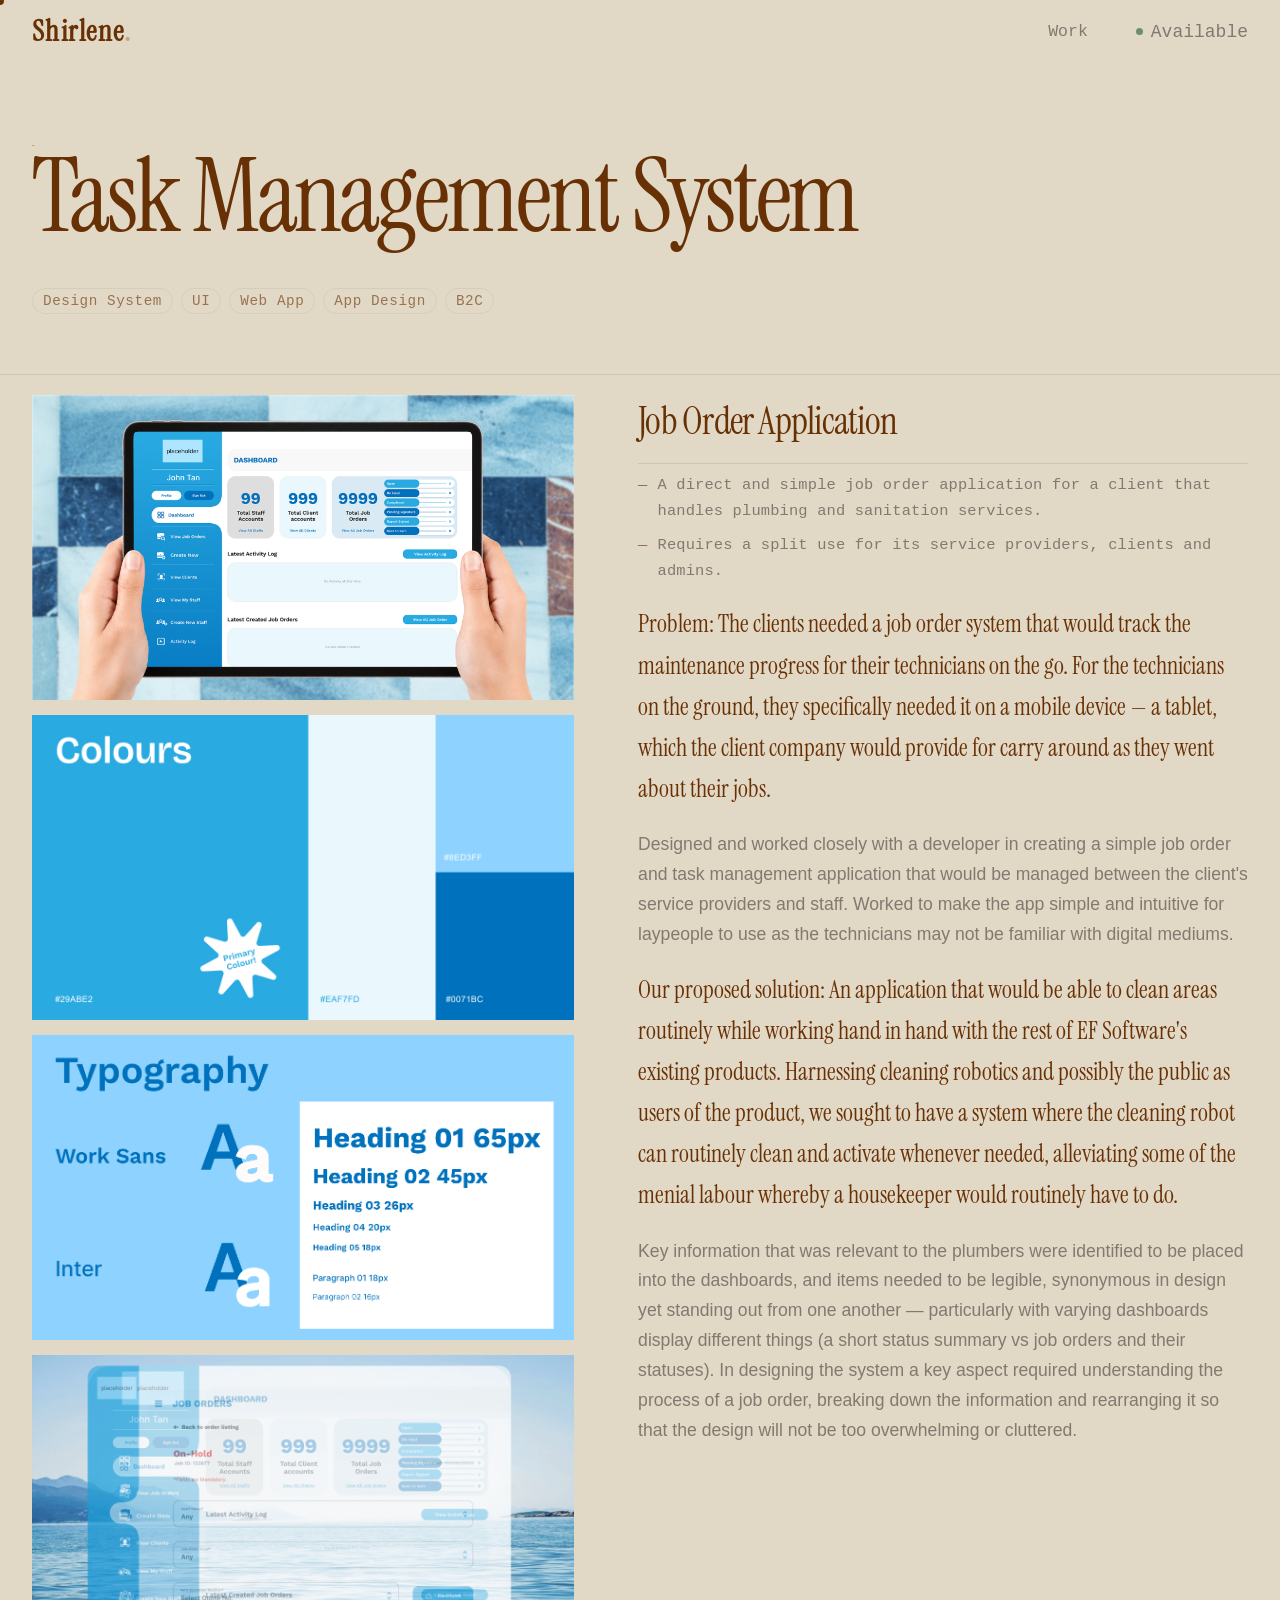
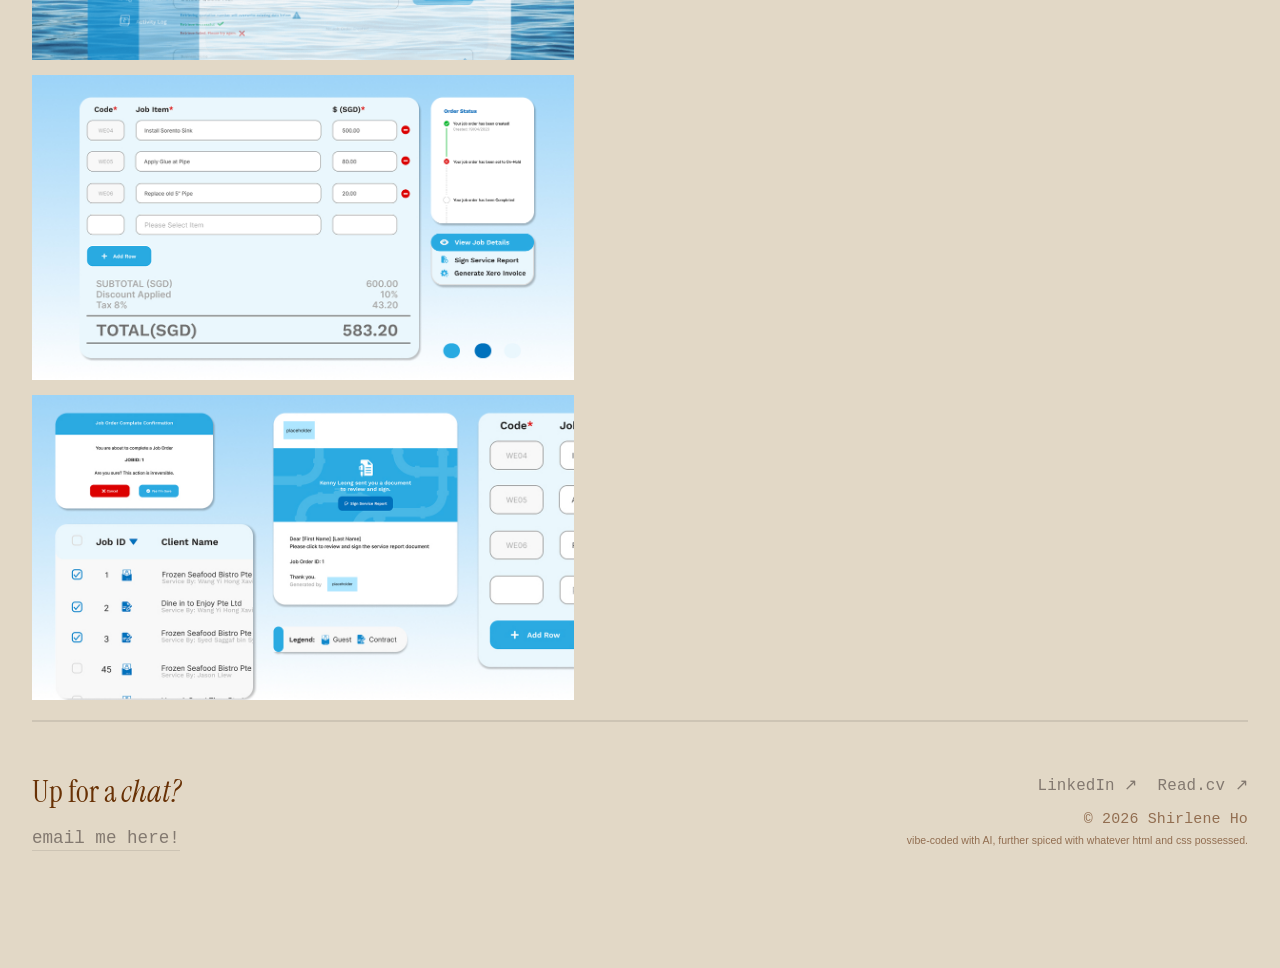
<file: taskmgmt.html>
<!DOCTYPE html>
<html lang="en">
<head>
  <meta charset="UTF-8" />
  <meta name="viewport" content="width=device-width, initial-scale=1.0" />
  <title>EF Task Management System</title>
  <link rel="stylesheet" href="style.css" />
  <link rel="preconnect" href="https://fonts.googleapis.com">
  <link rel="preconnect" href="https://fonts.gstatic.com" crossorigin>
  <link href="https://fonts.googleapis.com/css2?family=Instrument+Serif:ital@0;1&family=DM+Mono:wght@300;400&family=Syne:wght@400;500;700&display=swap" rel="stylesheet">

</head>
<body data-cursor="default">

  <!-- Loading Screen -->
  <div class="loader" id="loader">
    <div class="loader-inner">
      <span class="loader-logo">Shirlene<span style="color:var(--accent)">.</span></span>
      <div class="loader-bar-wrap">
        <div class="loader-bar" id="loader-bar"></div>
      </div>
    </div>
  </div>

  <div class="cursor" id="cursor"></div>
  <div class="cursor-dot" id="cursor-dot"></div>

  <nav class="nav" id="nav">
    <a href="index.html" class="nav-logo">Shirlene<span class="logo-dot">.</span></a>
    <div class="nav-links">
      <a href="index.html" class="nav-link" data-label="Work">Work</a>
     <!-- <a href="playground.html" class="nav-link" data-label="Playground">Playground</a> -->
    </div>
    <div class="nav-meta">
      <span class="nav-status"><span class="status-dot"></span>Available</span>
    </div>
  </nav>

   <!-- Client Hero -->
<section class="client-hero">
    <div class="page-navright">
      <a href="index.html" class="page-nav">02</a>
      <a href="index.html" class="page-nav">03</a>
    </div>
    <div class="client-hero-top">
      <h1 class="client-name">Task Management System</h1>
      <div class="client-meta">
        <div class="client-meta-row">
   <!--     <div class="client-stat">
           <span class="client-stat-val">2 yrs 3 mths</span>
            <span class="client-stat-label"></span>
          </div>
          <div class="client-stat">
            <span class="client-stat-val">12</span>
            <span class="client-stat-label">Platforms</span>
          </div>
          <div class="client-stat">
            <span class="client-stat-val">40+</span>
            <span class="client-stat-label">Components</span>
          </div> -->
        </div>
      </div>
    </div>
    <div class="client-desc-row">
      <div class="client-tags-wrap">
        <span class="tag">Design System</span>
        <span class="tag">UI</span>
        <span class="tag">Web App</span>
        <span class="tag">App Design</span>
        <span class="tag">B2C</span>
      </div>
    </div>
  </section>



  <!-- Project Cards -->
  <section class="project-list">

    <!-- 01 Design System -->
    <div class="project-slot" id="taskmgmt">
      <div class="project-visual">
        <div class="taskmgmt taskmgmt--landscape">
          <div class="placeholder-inner">
          </div>
        </div>
        <div class="mgmtcolors mgmtcolors--landscape">
          <div class="placeholder-inner">
          </div>
        </div>
        <div class="mgmttype mgmttype--landscape">
          <div class="placeholder-inner">
          </div>
	  </div>
     	<div class="mgmtgif mgmtgif--landscape">
          <div class="placeholder-inner">
          </div>
        </div>
     	<div class="mgmtcalc mgmtcalc--landscape">
          <div class="placeholder-inner">
          </div>
        </div>
     	<div class="mgmtcompts mgmtcompts--landscape">
          <div class="placeholder-inner">
          </div>
        </div>
      </div>
      <div class="project-info">
        <h2 class="project-title">Job Order Application</h2>
        <div class="project-outcomes">
          <span class="project-outcome mono">A direct and simple job order application for a client that handles plumbing and sanitation services. </span>
          <span class="project-outcome mono">Requires a split use for its service providers, clients and admins.</span>
        </div>
        <p class="project-problem">Problem: The clients needed a job order system that would track the maintenance progress for their technicians on the go. For the technicians on the ground, they specifically needed it on a mobile device — a tablet, which the client company would provide for carry around as they went about their jobs.
</p>
        <p class="ecall-body">Designed and worked closely with a developer in creating a simple job order and task management application that would be managed between the client's service providers and staff. 
Worked to make the app simple and intuitive for laypeople to use as the technicians may not be  familiar with digital mediums.</p> 
        <p class="project-problem">Our proposed solution: An application that would be able to clean areas routinely while working hand in hand with the rest of EF Software's existing products. Harnessing cleaning robotics and possibly the public as users of the product, we sought to have a system where the cleaning robot can routinely clean and activate whenever needed, alleviating some of the menial labour whereby a housekeeper would routinely have to do.</p>
        <p class="ecall-body">

Key information that was relevant to the plumbers were identified to be placed into the dashboards, and items needed to be legible, synonymous in design yet standing out from one another — particularly with varying dashboards display different things (a short status summary vs job orders and their statuses). In designing the system a key aspect required understanding the process of a job order, breaking down the information and rearranging it so that the design will not be too overwhelming or cluttered.</p>
      </div>
    </div>
  


<footer class="footer">
    <div class="footer-left">
      <p class="footer-tagline">Up for a <em>chat?</em></p>
      <a href="mailto:shirlenehly010@gmail.com" class="footer-email">email me here!</a>
    </div>
    <div class="footer-right">
      <div class="footer-links">
        <a href="https://www.linkedin.com/in/shirlene-ho/" target="_blank" class="footer-link mono">LinkedIn ↗</a>
        <a href="https://drive.google.com/file/d/1f1W3n-odv5Q0HSIMv109Y1zh4_xA7lvX/view?usp=sharing" target="_blank" class="footer-link mono">Read.cv ↗</a>
      </div>
      <p class="footer-copy mono" style="text-align: right;" style="margin-bottom: 0px;">© 2026 Shirlene Ho</p>
      <p class="footer-credit" style="margin-top: -10px;">vibe-coded with AI, further spiced with whatever html and css possessed. </div>
    </div>
  </footer>

  <script src="main.js"></script>
  <script>
    const cards = document.querySelectorAll('.project-card');
    const cardObserver = new IntersectionObserver((entries) => {
      entries.forEach((entry, i) => {
        if (entry.isIntersecting) {
          setTimeout(() => entry.target.classList.add('visible'), i * 80);
          cardObserver.unobserve(entry.target);
        }
      });
    }, { threshold: 0.08 });
    cards.forEach(c => cardObserver.observe(c));
  </script>
</body>
</html>
</file>
<file: style.css>
/*=============================================
   Shirlene Ho — PORTFOLIO
   Visual Design & UI/UX
   ============================================= */
html {
  scroll-behavior: smooth;
  scroll-padding-top: 60px; /* Adjust this to match the exact height of your header */
} 



:root {
  --bg: #e2d8c6;
  --fg: #683105;
  --fg-muted: #837970;
  --fg-faint: #926e51;
  --accent: #C8A882;
  --accent-dark: #9B7A52;
  --surface: #EEEAE3;
  --border: rgba(26, 26, 24, 0.1);
  --green: #6B8F71;
  --serif: 'Instrument Serif', serif;
  --sans: 'Noto Serif', sans-serif;
  --mono: 'IBM-Plex Sans', monospace;
  --ease-out: cubic-bezier(0.16, 1, 0.3, 1);
  --ease-in-out: cubic-bezier(0.76, 0, 0.24, 1);
  --radius: 6px;
  --nav-h: 64px;
}
 
/* ---- Reset & Base ---- */
*, *::before, *::after { box-sizing: border-box; margin: 0; padding: 0; }
 
html { scroll-behavior: smooth; font-size: 22px; }
 
body {
  font-family: var(--sans);
  font-size: 1px;
  background-color: var(--bg);
  color: var(--fg);
  overflow-x: hidden;
  cursor: none;
  -webkit-font-smoothing: antialiased;
  /* Smooth color transition for full background */
  transition: background-color 0.6s cubic-bezier(0.16, 1, 0.3, 1);
}


 
a { color: inherit; text-decoration: none; }
img { display: block; max-width: 100%; }
 
.mono { font-family: var(--mono); font-size: 0.8rem; letter-spacing: 0.01em; }
.italic { font-style: italic; font-family: var(--serif); }
.monospace { font-family: var(--mono); font-size: 0.6rem; letter-spacing: 0.1em; }



    .client-hero { padding: calc(var(--nav-h) + 80px) 32px 60px; border-bottom: 1px solid var(--border); }
    .client-hero-top { display: flex; align-items: flex-end; justify-content: space-between; gap: 32px; margin-bottom: 40px; flex-wrap: wrap; }
    .client-name { font-family: var(--serif); font-size: clamp(3rem, 8vw, 7rem); font-weight: 400; letter-spacing: -0.03em; line-height: 1; }
    .client-meta { display: flex; flex-direction: column; gap: 8px; align-items: flex-end; }
    .client-meta-row { display: flex; gap: 24px; }
    .client-stat { display: flex; flex-direction: column; align-items: flex-end; }
    .client-stat-val { font-family: var(--serif); font-size: 1.6rem; font-weight: 400; letter-spacing: -0.02em; }
    .client-stat-label { font-family: var(--mono); font-size: 0.65rem; color: var(--fg-faint); }
    .client-desc-row { display: grid; align-self: left; grid-template-columns: 0.6fr 0.5fr; gap: 80px; align-items: start; margin:auto;}
    .client-desc { font-size: 0.95rem; line-height: 1.7; color: var(--fg-muted); }
    .client-tags-wrap { display: flex; gap: 8px; flex-wrap: wrap; flex-direction: row;  justify-content: flex-start; max-width:500px; }

    .project-list { padding: 0 32px 120px; }

.project-card {
  display: grid;
  grid-template-columns: 1.6fr 1.8fr;
  gap: 64px;
  align-items: start;
  padding: 20px 0;
}

    .project-slot {
     display: grid;
     grid-template-columns: 1.6fr 1.8fr;
     gap: 64px;
     align-items: start;
     padding: 20px 0;
     border-bottom: 1px solid var(--border);
}


.project-cardright {
  display: grid;
  grid-template-columns: 1.8fr 1.6fr; /* Text on left (1.2fr), Images on right (1.6fr) */
  gap: 60px;
  align-items: start;
  padding: 60px 0;
  border-bottom: 1px solid var(--border);
  opacity: 0;
  transform: translateY(24px);
  transition: opacity 0.7s var(--ease-out), transform 0.7s var(--ease-out);
}

.project-cardright.visible { 
  opacity: 1; 
  transform: translateY(0); 
}

    .project-card.visible { opacity: 1; transform: translateY(0); }
    .project-card:nth-child(even) { grid-template-columns: 1.48fr 1.12fr; }
    .project-card:nth-child(even) .project-visual { order: -1; }

    .project-visual {
     display: flex;
     flex-direction: column;
     gap: 15px;
     position: sticky;
     top: calc(var(--nav-h) + 32px);
     }

    .project-row {
     display: flex;
     flex-direction: row;
     gap: 20px;
     width: 100%;
     align-items: stretch;
    }

    .project-row > div {
    flex: 1;
    width: 100%;
    min-height: 50px; /* Adjust height to fit your desired card height */
    }

    .project-frame {
      background: var(--surface);
      border-radius: var(--radius);
      overflow: hidden;
      display: flex;
      align-items: center;
      justify-content: center;
    }
    .project-frame--landscape { aspect-ratio: 4/3; }
    .project-frame--portrait { aspect-ratio: 3/4; }
    .project-frame--wide { aspect-ratio: 16/7; }

    .project-num { font-family: var(--mono); font-size: 0.7rem; color: var(--fg-faint); }
    .project-discipline { font-family: var(--mono); font-size: 0.7rem; color: var(--accent-dark); display: flex; align-items: center; gap: 8px; margin-bottom: 4px; }
    .project-discipline::before { content: ''; width: 20px; height: 1px; background: var(--accent-dark); display: block; }
    .project-title { font-family: var(--serif); font-size: clamp(1.6rem, 3vw, 2.8rem); font-weight: 400; letter-spacing: -0.02em; line-height: 1.1; padding-top:5px;}
    .project-body { font-size: 0.875rem; line-height: 1.7; color: var(--fg-muted); max-width: 380px; }
    .project-outcomes { display: flex; flex-direction: column; gap: 8px; padding-top: 8px; border-top: 1px solid var(--border); }
    .project-outcome { display: flex; gap: 10px; font-size: 0.8rem; color: var(--fg-muted); align-items: baseline; }
    .project-outcome::before { content: '—'; font-family: var(--mono); color: var(--fg-faint); flex-shrink: 0; }
    .project-view-link { display: inline-flex; align-items: center; gap: 8px; font-family: var(--mono); font-size: 0.72rem; color: var(--fg); border-bottom: 1px solid var(--border); padding-bottom: 2px; width: fit-content; transition: gap 0.2s ease, border-color 0.2s ease; margin-top: 8px; }
    .project-view-link:hover { gap: 14px; border-color: var(--fg); }
    .graphics-title {font-family: var(--serif); font-size: clamp(1.6rem, 3vw, 2.8rem); font-weight: 400; letter-spacing: -0.02em; line-height: 1.1; padding: top 30px;}

    .back-nav { display: inline-flex; align-items: center; gap: 8px; font-family: var(--mono); font-size: 0.72rem; color: var(--fg-muted); margin-bottom: 32px; transition: color 0.2s ease, gap 0.2s ease; }
    .back-nav:hover { color: var(--fg); gap: 12px; }

    @media (max-width: 900px) {
      .project-card, .project-card:nth-child(even) { grid-template-columns: 1fr; }
      .project-card:nth-child(even) .project-visual { order: 0; }
      .client-desc-row { grid-template-columns: 1fr; gap: 24px; }
      .client-meta { align-items: flex-start; }
      .client-tags-wrap { justify-content: flex-start; }
      .client-hero-top { flex-direction: column; align-items: flex-start; }
      .client-hero { padding-left: 20px; padding-right: 20px; }
      .project-list { padding-left: 20px; padding-right: 20px; }
    }

 
/*----Image Enlarge Lightbox----*/
.lightbox-backdrop {
  position: fixed;
  top: 0;
  left: 0;
  width: 100vw;
  height: 100vh;
  background: rgba(0, 0, 0, 0.8);
  backdrop-filter: blur(8px);
  -webkit-backdrop-filter: blur(8px);
  z-index: 1000;
  display: flex;
  align-items: center;
  justify-content: center;
  opacity: 0;
  pointer-events: none;
  transition: opacity 0.35s cubic-bezier(0.16, 1, 0.3, 1);
}

.lightbox-backdrop.active {
  opacity: 1;
  pointer-events: auto;
}

.lightbox-target {
  width: 65vw;
  max-width: 1000px;
  aspect-ratio: 16 / 9;
  background-size: cover;
  background-position: center;
  background-repeat: no-repeat;
  border-radius: var(--radius);
  box-shadow: 0 25px 50px rgba(0, 0, 0, 0.5);
  transform: scale(1);
  transition: transform 0.35s cubic-bezier(0.16, 1, 0.3, 1);
  cursor: zoom-out;
}

.lightbox-backdrop.active .lightbox-target {
  transform: scale(1.5);
}

/* ---- Custom Cursor ---- */
.cursor {
  position: fixed;
  width: 20px; height: 20px;
  border: 0.1px solid var(--fg);
  border-radius: 50%;
  pointer-events: none;
  z-index: 9999;
  transform: translate(-50%, -50%);
  transition: width 0.3s var(--ease-out), height 0.3s var(--ease-out),
              border-color 0.3s ease, opacity 0.3s ease;
  mix-blend-mode: overlay;
}
 
.cursor-dot {
  position: fixed;
  width: 8px; height: 8px;
  background: var(--fg);
  border-radius: 50%;
  pointer-events: none;
  z-index: 9999;
  transform: translate(-50%, -50%);
  transition: transform 0.5s ease;
}
 
body.cursor-hover .cursor {
  width: 30px; height: 30px;
  background: var(--fg);
  border-color: var(--fg);
}
body.cursor-hover .cursor-dot { opacity: 0; }
 
/* ---- Navigation ---- */
.nav {
  position: fixed;
  top: 0; left: 0; right: 0;
  font-weight: 400;
  height: var(--nav-h);
  display: flex;
  align-items: center;
  padding: 0 32px;
  z-index: 100;
  background: transparent; /* Fully transparent initially */
  border-bottom: 1px solid transparent;
  /* Transition background and backdrop blur smoothly */
  transition: border-color 0.3s ease, background-color 0.4s ease, backdrop-filter 0.4s ease;
}

.nav.scrolled {
  border-bottom-color: var(--border);
  /* Option A: Opaque background matching theme base */
  background: rgba(226, 216, 198, 0.85); 
  /* Option B: Frosted glass effect (works in modern browsers) */
  backdrop-filter: blur(12px);
  -webkit-backdrop-filter: blur(12px);
}

/* EDITED Enable smooth background transitions on cards
.work-feature-inner,
.work-cell .work-link,
.work-item--wide .work-link {
  transition: background-color 0.4s var(--ease-out), transform 0.4s var(--ease-out);
  border-radius: var(--radius);
  padding: 32px;
} */

  
.nav-logo {
  font-family: var(--serif);
  position: relative; /* bubble */
  font-weight: 700;
  font-size: 1.3rem;
  letter-spacing: 0.05em;
  margin-right: auto;
}
 
.logo-dot { color: var(--accent); }
 
.logo-face-bubble {
  position: fixed; /* fixed so it can float freely near cursor */
  width: 48px;
  height: 48px;
  border-radius: 50%;
  overflow: hidden;
  border: 2px solid var(--fg);
  pointer-events: none;
  opacity: 0;
  transform: scale(0.6);
  transition: opacity 0.25s var(--ease-out),
              transform 0.3s var(--ease-out);
  z-index: 9998;
  background: var(--surface);
  box-shadow: 0 4px 16px rgba(0,0,0,0.12);
}
 
.logo-face-bubble img {
  width: 100%;
  height: 100%;
  object-fit: cover;
  object-position: center top;
  display: block;
}
 
.logo-face-bubble.visible {
  opacity: 1;
  transform: scale(1);
}
 
.nav-links {
  display: flex;
  gap: 32px;
}
 
.nav-link {
  font-family: var(--mono);
  font-size: 0.75rem;
  color: var(--fg-muted);
  transition: color 0.2s ease;
  position: relative;
}
 
.nav-link::after {
  content: '';
  position: absolute;
  bottom: -4px; left: 0; right: 0;
  height: 1px;
  background: var(--fg);
  transform: scaleX(0);
  transform-origin: center;
  transition: transform 0.8s var(--ease-out);
}
 
.nav-link:hover, .nav-link.active { color: var(--fg); }
.nav-link.active::after, .nav-link:hover::after { transform: scaleX(1); }
 
.nav-meta { margin-left: 48px; }
 
.nav-status {
  display: flex;
  align-items: center;
  gap: 8px;
  font-family: var(--mono);
  font-size: 18px;
  color: var(--fg-muted);
}
 
.status-dot {
  width: 7px; height: 7px;
  border-radius: 80%;
  background: var(--green);
  animation: pulse-green 2.5s ease-in-out infinite;
}
 
@keyframes pulse-green {
  0%, 100% { opacity: 1; transform: scale(1); }
  50% { opacity: 0.6; transform: scale(0.8); }
}
 
/* ---- Hero ---- */
.hero {
  min-height: 100vh;
  padding: calc(var(--nav-h) + 80px) 32px 80px;
  display: grid;
  grid-template-columns: 1fr 1fr;
  grid-template-rows: auto 1fr auto;
  gap: 0;
  align-items: end;
  position: relative;
  border-bottom: 1px solid transparent;
  transition: border-color 0.3s ease;
  position: relative;
  overflow: hidden; /* Contains trail particles within the hero bounds */
}

#hero-canvas {
  position: absolute;
  top: 0;
  left: 0;
  width: 100%;
  height: 100%;
  pointer-events: none; /* Allows user to click links through canvas */
  z-index: 1;
}
 
.hero-label {
  grid-column: 1 / -1;
  margin-bottom: 24px;
  color: var(--fg-muted);
}
 
.hero-title {
  grid-column: 1;
  font-family: var(--serif);
  font-size: clamp(3.2rem, 7vw, 6.5rem);
  font-weight: 500;
  line-height: 1.05;
  letter-spacing: -0.02em;
  align-self: end;
}
 
.hero-title .line {
  display: block;
  opacity: 0;
  transform: translateY(30px);
  animation: fade-up 0.9s var(--ease-out) forwards;
}
 
.hero-title .line:nth-child(1) { animation-delay: 0.1s; }
.hero-title .line:nth-child(2) { animation-delay: 0.18s; }
.hero-title .line:nth-child(3) { animation-delay: 0.26s; }
 
@keyframes fade-up {
  to { opacity: 1; transform: translateY(0); }
}
 
.hero.cursor-hover .cursor {
  width: 30px; height: 30px;
  background: var(--fg);
  border-color: var(--fg);
}
body.cursor-hover .cursor-dot { opacity: 0; }
 
.hero-sub {
  grid-column: 2;
  grid-row: 2;
  padding-left: 48px;
  align-self: end;
  display: flex;
  flex-direction: column;
  gap: 20px;
  max-width: 380px;
  justify-self: end;
  opacity: 0;
  animation: fade-up 0.9s var(--ease-out) 0.4s forwards;
}
 
.hero-sub p {
  font-size: 0.95rem;
  line-height: 1.40;
  color: var(--fg-muted);
}
 
/* ---- Hero Link where's my underline?-----*/
.hero-link {
  display: inline-flex;
  align-items: center;
  gap: 8px;
  font-family: var(--mono);
  font-size: 0.85rem;
  color: var(--fg-muted);
  width: fit-content;
  transition: color 0.2s ease; gap: 0.2s ease;
  position:relative;
  border-bottom: 1px solid transparent;
  transition: border-color 0.3s ease;
  border-bottom: 1px;
}
 
.hero-link::after {
  content: '';
  position:absolute;
  bottom:-4px; left:0; right:0;
  height:1px;
  color:var(--fg);
  transform:scaleX(0);
  transition:transform 0.8s var(--ease-out);
}
 
.hero-link:hover, .hero-link.active {color:var(--fg);}
.hero-link.active::after, .hero-link:hover::after {transform: scaleX(1); border-bottom: 1px solid }
 
 
.hero-scroll-hint {
  grid-column: 1 / -3;
  color: var(--fg-faint);
  padding-top: 60px;
  font-size: 0.7rem;
  opacity: 0;
  animation: fade-up 0.9s var(--ease-out) 0.7s forwards;
}
 
/* ---- Works Section ---- */
.works {
  padding: 0px 32px 120px;
  display: flex;
  flex-direction: column;
  gap: 25px;
}
 
.work-item {
  opacity: 0;
  transform: translateY(24px);
  transition: opacity 0.7s var(--ease-out), transform 0.7s var(--ease-out);
}
 
.work-item.visible { opacity: 1; transform: translateY(0); }
 
.work-item--large .work-link,
.work-item--wide .work-link {
  display: grid;
  grid-template-columns: 1.5fr 1fr;
  gap: 30px;
  align-items: start;
  padding: 40px 0px;
  border-top: 1px solid var(--border);
}
 
.work-item--large.reversed .work-link {
  grid-template-columns: 1fr 1.5fr;
}
.work-item--large.reversed .work-frame { order: 2; }
.work-item--large.reversed .work-meta { order: 1; }
 
.work-item--split {
  display: grid;
  grid-template-columns: 1fr 1fr;
 
  gap: 40px;
}
 
.work-cell .work-link {
  display: flex;
  flex-direction: column;
  gap: 20px;
  padding: 40px 0;
}
 
.work-item--wide .work-link {
  grid-template-columns: 2fr 1fr;
}
 
/* Work Frame */
.work-frame {
  overflow: hidden;
  border-radius: var(--radius);
  aspect-ratio: 4 / 3;
  position: relative;
}
 
.work-frame--portrait { aspect-ratio: 4 / 4; }
.work-frame--wide { aspect-ratio: 16 / 9; }
 
.work-placeholder {
  width: 100%; height: 100%;
  background: var(--surface);
  display: flex;
  align-items: center;
  justify-content: center;
  opacity: 60%;
  transition: transform 0.6s var(--ease-out), opacity 0.3s ease;
}
 
/* Placeholder image scales in + brightens on hover — applies to regular cards and the EFS feature block */
.work-link:hover .work-placeholder,
.work-item--feature:hover .work-placeholder {
  transform: scale(1.03);
  opacity: 0.5;
}
 
.work-link:hover .work-title { color: var(--fg); }
 
.placeholder-inner {
  display: flex;
  flex-direction: column;
  align-items: center;
  gap: 24px;
  color: var(--fg-faint);
}
 
 
.placeholder-label { font-size: 0.7rem; }
 
/* Placeholder Shapes */
.placeholder-shape {
  border-radius: 4px;
  opacity: 0.25;
}
 
.shape-a { width: 120px; height: 80px; border: 2px solid var(--fg); border-radius: 60px; }
.shape-b { width: 80px; height: 80px; border: 2px solid var(--fg); border-radius: 50%; }
.shape-c { width: 0; height: 0; border-left: 50px solid transparent; border-right: 50px solid transparent; border-bottom: 86px solid var(--fg); border-radius: 0; opacity: 0.2; }
.shape-d { width: 140px; height: 60px; background: var(--fg); border-radius: 4px; opacity: 0.15; }
.shape-e { width: 70px; height: 110px; border: 2px solid var(--fg); opacity: 0.25; }
 
 
/* Work Meta */
.work-meta {
  display: flex;
  flex-direction: column;
  justify-content: space-between;
  gap: 20px;
  padding: 8px 0;
}
 
.work-info { display: flex; flex-direction: column; gap: 10px; }
 
.work-index { color: var(--fg); opacity: 60%}
.work-link:hover .work-index { color: var(--fg); opacity: 100% }
 
 
.work-title {
  font-family: var(--serif);
  font-size: clamp(1.5rem, 2.5vw, 2.2rem);
  font-weight: 400;
  letter-spacing: -0.02em;
  line-height: 1.1;
  color: var(--fg);
  transition: color 0.2s ease;
  opacity: 40%;
}
.work-link:hover .work-title { color: var(--fg); opacity: 100%; }
 
.work-desc {
  font-size: 0.8rem;
  line-height: 1.6;
  color: var(--accent-dark);
  max-width: 800px;
  opacity: 60%;
}
.work-link:hover .work-desc {color: var(--accent-dark-); opacity: 100%;}  
 
 
.work-tags {
  display: flex;
  flex-wrap: wrap;
  gap: 6px;
  opacity: 60%;
}
.work-link:hover .work-tags { border-color: var(--fg); opacity: 100%;}
 
 
.tag {
  font-family: var(--mono);
  font-size: 0.65rem;
  padding: 4px 10px;
  border: 1px solid var(--border);
  border-radius: 100px;
  color: var(--fg);
  letter-spacing: 0.04em;
  transition: border-color 0.2s ease, color 0.2s ease;
  opacity: 60%;
}
 
/* Tags highlight on hover, matching .work-link:hover .tag */
.work-item--feature:hover .tag {
  border-color: var(--fg-muted);
  color: var(--fg);
}
 
 
/* =============================================
   FEATURED CLIENT BLOCK (EFS)
   ============================================= */
 
.work-item--feature {
  border-top: 1px solid var(--border);
  padding: 48px 0px;
}
 
.work-feature-inner {
  display: flex;
  flex-direction: column;
  gap: 32px;
}
 
.work-frame--feature .overlay {
  position: absolute;
  inset: 0; /* Makes it cover the entire container */
  background-color: rgba(0, 21, 27, 0.4); /* Adjust color and opacity here */
  opacity: 1.0;
  transition: opacity 0.4s ease;
}

/* Dimmed-by-default state, matching .work-index / .work-title / .work-desc / .work-tags
   on the regular cards — wakes up to full opacity on hover */
.work-feature-label,
.work-feature-title,
.work-feature-desc,
.work-sublinks,
.work-item--feature:hover .work-feature-label,
.work-item--feature:hover .work-feature-title,
.work-item--feature:hover .work-feature-desc,
.work-item--feature:hover .work-sublinks,
.work-item--feature:hover .work-feature-cta {
  opacity: 100%;
}
 
 
.work-feature-header {
  display: flex;
  align-items: center;
  justify-content: space-between;
}
 
.work-feature-label { color: var(--fg-faint); }
 
.work-feature-body {
  display: grid;
  grid-template-columns: 1fr 1.6fr;
  gap: 64px;
  align-items: start;
}
 
.work-feature-left {
  display: flex;
  max-width: 1200px;
  flex-direction: column;
  justify-content: space-between;
  gap: 20px;
  top: calc(var(--nav-h) + 32px);
}

.work-feature-right {
  display: flex;
  flex-direction: column;
  grid-template-columns: 2fr;
  justify-content: space-between;

  gap: 24px;
}
 
.work-feature-title {
  font-family: var(--serif);
  font-size: clamp(3rem, 6vw, 5.5rem);
  font-weight: 400;
  line-height: 1.0;
  max-width: 900px;
  letter-spacing: -0.03em;
  justify-content: space-between;
  align-self: left;
}

/* Shared client header — sits above a group of cards (e.g. iConceptDigital
   above the Nirvana / Diamond Ateliers split block). Same font treatment as
   .work-feature-title, but always full opacity since it's not tied to a
   single card's hover state. */
.work-client-header {
  padding: 48px 0 8px;
  border-top: 1px solid var(--border);
}

.work-client-title {
  font-family: var(--serif);
  font-size: clamp(3rem, 6vw, 5.5rem);
  font-weight: 400;
  line-height: 1.0;
  letter-spacing: -0.03em;
  color: var(--fg);
  opacity: 60%;
  transition: opacity 0.2s ease, color 0.2s ease;
}

/* Brightens when either card beneath it is hovered, since both
   "Nirvana Memorial Garden" and "Diamond Ateliers" belong to this client */
.work-client-group:hover .work-client-title {
  opacity: 100%;
  color: var(--fg);
}
 
.work-feature-desc {
  font-size: 0.8rem;
  line-height: 1.7;
  color: var(--fg-muted);
  max-width: 600px;
}
 
.work-feature-cta {
  display: inline-flex;
  align-items: center;
  gap: 6px;
  font-size: 0.75rem;
  color: var(--fg-muted);
  width: fit-content;
  position: relative;
  text-decoration: none;
  /* opacity lives on the element itself, NOT inherited down to ::after
     by using opacity on a wrapper — ::after is a sibling paint layer
     and will inherit parent opacity. We keep the element opacity here
     but override it to 1 on self-hover so the line is always fully visible. */
  opacity: 0.6;
  transition: gap 0.8s ease, color 0.2s ease, opacity 0.2s ease;
}

.work-feature-cta::after {
  content: '';
  position: absolute;
  bottom: -4px;
  left: 0;
  right: 0;
  height: 1px;
  background: var(--fg);
  transform: scaleX(0);
  transform-origin: left;
  transition: transform 0.8s var(--ease-out);
}

.work-feature-cta:hover {
  gap: 12px;
  color: var(--fg);
  opacity: 1; /* ensure full opacity on self-hover so ::after line is crisp */
}

.work-feature-cta:hover::after {
  transform: scaleX(1);
}
 
 
/*workframe image BG*/
.work-frame--feature { aspect-ratio: 16 / 9; 
  background-image: url("images/bannerlogo.png");
  background-size: 100%;      /* Scales the image to completely cover the div */
  background-position: center;  /* Centers the image within the container */
  background-repeat: no-repeat; 
  transition: background-size 0.4s ease; /* Adds a smooth transition effect */
}
 
/* Sub-project links */
.work-sublinks {
  display: flex;
  flex-direction: column;
  gap: 0;
  border-top: 1px solid var(--border);
  padding-bottom: 60px;
}
 
.work-sublink {
  display: grid;
  grid-template-columns: auto 1fr auto;
  align-items: center;
  gap: 20px;
  padding: 15px 0;
  border-bottom: 1px solid var(--border);
}
 
.work-sublink:hover .sublink-title { text-decoration: underline; text-underline-offset: 3px; }
.work-sublink:hover .sublink-arrow { transform: translate(3px, -3px); opacity: 1; }
.work-frame--feature:hover { opacity: 1; background-size: 120%; }
.work-frame--feature:hover .overlay { opacity: 1; /* Fades the overlay in */}
.da-feature:hover { opacity: 1; background-size: 115%;} overlay { opacity: 1; }
.taskmgmt-feature:hover { opacity: 1; background-size: 115%;} overlay { opacity: 1; }

.sublink-type { color: var(--fg-faint); white-space: nowrap; }
.sublink-title { font-size: 0.9rem; font-weight: 500; letter-spacing: -0.01em; }
 
.sublink-arrow {
  font-size: 0.85rem;
  color: var(--fg-muted);
  transition: transform 0.2s var(--ease-out);
  opacity: 0%;
}
 
/* ---- Footer ---- */
.footer {
  border-top: 1px solid var(--border);
  padding: 50 50;
  padding-top: 50px;
  display: flex;
  align-items: flex-end;
  justify-content: space-between; /* This pushes left and right elements to opposite edges */
  width: 100%;
}
 
.footer-tagline {
  font-family: var(--serif);
  font-size: 1.4rem;
  font-weight: 400;
  line-height: 1.3;
  margin-bottom: 16px;
}
 
.footer-email {
  font-family: var(--mono);
  font-size: 0.8rem;
  color: var(--fg-muted);
  border-bottom: 1px solid var(--border);
  padding-bottom: 2px;
  transition: color 0.2s ease, border-color 0.2s ease;
}
 
.footer-email:hover { color: var(--fg); border-color: var(--fg); }
 
.footer-right {
  display: flex;
  flex-direction: column;
  align-items: flex-end;
  gap: 16px;
}
 
.footer-links { display: flex; gap: 20px; }
 
.footer-link {
  color: var(--fg-muted);
  max-width: flex;
  font-size: 0.72rem;
  align-content: right;
  align-items: right;
  transition: color 0.2s ease;
}
 
.footer-link:hover { color: var(--fg); }
 
.footer-copy { color: var(--fg-faint); font-size: 0.68rem; }
.footer-credit { 
  font-size: 0.48rem;
  line-height: 1.40;
  color: var(--fg-faint); margin-top: 3px; }


/* =============================================
   EF Software PAGE
   ============================================= */
 
/* Hero Desc */
.client-desc{
  max-width: 800px;
  display: flex;
  justify-content: left; /* Main axis center */
  align-items: left;     /* Cross axis center */
}

.project-ecall{
  background-image: url("images/ecall.gif");
  aspect-ratio: 16 / 9; 
  background-size: 100%;      /* Scales the image to completely cover the div */
  background-position: center;  /* Centers the image within the container */
  background-repeat: no-repeat; 
  transition: background-size 0.4s ease; /* Adds a smooth transition effect */
}

.project-kioskposter{
  background-image: url("images/KioskPosterLandscape.jpg");
  aspect-ratio: 16 / 9; 
  background-size: 100%;      /* Scales the image to completely cover the div */
  background-position: center;  /* Centers the image within the container */
  background-repeat: no-repeat; 
  transition: background-size 0.4s ease; /* Adds a smooth transition effect */
}

.project-draft{
  background-image: url("images/mainscreen-drafts.png");
  aspect-ratio: 16 / 9; 
  background-size: 100%;      /* Scales the image to completely cover the div */
  background-position: center;  /* Centers the image within the container */
  background-repeat: no-repeat; 
  transition: background-size 0.4s ease; /* Adds a smooth transition effect */
}

.project-esfbpost{
  background-image: url("images/eSFB-Post.jpg");
  aspect-ratio: 16 / 9; 
  background-size: 95%;      /* Scales the image to completely cover the div */
  background-position: center;  /* Centers the image within the container */
  background-repeat: no-repeat; 
  transition: background-size 0.4s ease; /* Adds a smooth transition effect */
}

.project-ecallmap{
  background-image: url("images/ecall.gif");
  aspect-ratio: 16 / 9; 
  background-size: 92%;      /* Scales the image to completely cover the div */
  background-position: center;  /* Centers the image within the container */
  background-repeat: no-repeat; 
  transition: background-size 0.4s ease; /* Adds a smooth transition effect */
}

.project-smiley{
  background-image: url("images/eFBToiletSmiley.gif");
  aspect-ratio: 16 / 9; 
  background-size: 100%;      /* Scales the image to completely cover the div */
  background-position: center;  /* Centers the image within the container */
  background-repeat: no-repeat; 
  transition: background-size 0.4s ease; /* Adds a smooth transition effect */
}

.project-oldsample{
  background-image: url("images/oldsample.png");
  aspect-ratio: 16 / 9; 
  background-size: 88%;      /* Scales the image to completely cover the div */
  background-position: center;  /* Centers the image within the container */
  background-repeat: no-repeat; 
  transition: background-size 0.4s ease; /* Adds a smooth transition effect */
}

.project-esfbuserflow{
  background-image: url("images/eSFBuserfbflow.jpg");
  aspect-ratio: 16 / 9; 
  background-size: 88%;      /* Scales the image to completely cover the div */
  background-position: center;  /* Centers the image within the container */
  background-repeat: no-repeat; 
  transition: background-size 0.4s ease; /* Adds a smooth transition effect */
}

.project-outcome {
  max-width: 800px;
  font-size: 0.7rem;
  font-style: var(--sans light); 
  font-weight: 10;
  line-height: 1.7;
  color: var(--fg-muted);
}
.ecall-body{
  max-width: 800px;
  font-family: var(--san light);
  font-size: 0.8rem;
  line-height: 1.7;
  color: var(--fg-muted);
}

.project-problem{
  font-family: var(--serif);
  max-width: 800px;
  font-size: 1.1rem;
  line-height: 1.7;
  color: var(--fg);
}

.ecall-placeholder{
  background-image: url("images/ecall.gif");
  aspect-ratio: 16 / 9; 
  grid-template-columns: 2fr;
  max-width: 1000px;
  background-size: 100%;      /* Scales the image to completely cover the div */
  background-position: center;  /* Centers the image within the container */
  background-repeat: no-repeat; 
  justify-content: space-between; 
  align-content: right;
  transition: background-size 0.4s ease; /* Adds a smooth transition effect */
}

.project-info {
  display: flex;
  flex-direction: column;
  justify-content: flex-start;
  gap: 20px;
  max-width: 1200px;

  position: sticky;
  top: calc(var(--nav-h) + 32px);
  align-self: start;
}


/* PAGE DA */
.da-feature {
  background-image: url("images/da/dafeature.gif");
  aspect-ratio: 1 / 1; 
  background-size: 108%;      /* Scales the image to completely cover the div */
  background-position: center;  /* Centers the image within the container */
  background-repeat: no-repeat; 
  transition: background-size 0.4s ease; /* Adds a smooth transition effect */
}

.dastill{
  background-image: url("images/da/dastillfeature.jpg");
  aspect-ratio: 16 / 9; 
  background-size: 100%;      /* Scales the image to completely cover the div */
  background-position: center;  /* Centers the image within the container */
  background-repeat: no-repeat; 
  transition: background-size 0.4s ease; /* Adds a smooth transition effect */
}

.dainner{
  background-image: url("images/da/innerpageda.jpg");
  aspect-ratio: 16 / 9; 
  background-size: 100%;      /* Scales the image to completely cover the div */
  background-position: center;  /* Centers the image within the container */
  background-repeat: no-repeat; 
  transition: background-size 0.4s ease; /* Adds a smooth transition effect */
}

.daold{
  background-image: url("images/da/daold.png");
  aspect-ratio: 16 / 9; 
  background-size: 120%;      /* Scales the image to completely cover the div */
  background-position: center;  /* Centers the image within the container */
  background-repeat: no-repeat; 
  transition: background-size 0.4s ease; /* Adds a smooth transition effect */
}

.dasteps{
  background-image: url("images/da/stepscreatering.gif");
  aspect-ratio: 16 / 9; 
  background-size: 100%;      /* Scales the image to completely cover the div */
  background-position: center;  /* Centers the image within the container */
  background-repeat: no-repeat; 
  transition: background-size 0.4s ease; /* Adds a smooth transition effect */
}

.dacolors{
  background-image: url("images/da/dacolors.jpg");
  aspect-ratio: 16 / 9; 
  background-size: 100%;      /* Scales the image to completely cover the div */
  background-position: center;  /* Centers the image within the container */
  background-repeat: no-repeat; 
  transition: background-size 0.4s ease; /* Adds a smooth transition effect */
}

/* PAGE Task Mgmt System */

.taskmgmt-feature{
  background-image: url("images/taskmgmt/feature.jpeg");
  aspect-ratio: 1 / 1; 
  background-size: 108%;      /* Scales the image to completely cover the div */
  background-position: center;  /* Centers the image within the container */
  background-repeat: no-repeat; 
  transition: background-size 0.4s ease; /* Adds a smooth transition effect */
}

.taskmgmt{
  background-image: url("images/taskmgmt/feature2.jpg");
  aspect-ratio: 16 / 9; 
  background-size: 100%;      /* Scales the image to completely cover the div */
  background-position: center;  /* Centers the image within the container */
  background-repeat: no-repeat; 
  transition: background-size 0.4s ease; /* Adds a smooth transition effect */
}

.mgmtcolors{
  background-image: url("images/taskmgmt/taskmgmtcolors.jpg");
  aspect-ratio: 16 / 9; 
  background-size: 100%;      /* Scales the image to completely cover the div */
  background-position: center;  /* Centers the image within the container */
  background-repeat: no-repeat; 
  transition: background-size 0.4s ease; /* Adds a smooth transition effect */
}

.mgmttype{
  background-image: url("images/taskmgmt/taskmgmttype.jpg");
  aspect-ratio: 16 / 9; 
  background-size: 100%;      /* Scales the image to completely cover the div */
  background-position: center;  /* Centers the image within the container */
  background-repeat: no-repeat; 
  transition: background-size 0.4s ease; /* Adds a smooth transition effect */
}

.mgmtgif{
  background-image: url("images/taskmgmt/taskmgmt.gif");
  aspect-ratio: 16 / 9; 
  background-size: 100%;      /* Scales the image to completely cover the div */
  background-position: center;  /* Centers the image within the container */
  background-repeat: no-repeat; 
  transition: background-size 0.4s ease; /* Adds a smooth transition effect */
}

.mgmtcalc{
  background-image: url("images/taskmgmt/taskmgmtcalc.jpg");
  aspect-ratio: 16 / 9; 
  background-size: 100%;      /* Scales the image to completely cover the div */
  background-position: center;  /* Centers the image within the container */
  background-repeat: no-repeat; 
  transition: background-size 0.4s ease; /* Adds a smooth transition effect */
}

.mgmtcompts{
  background-image: url("images/taskmgmt/taskmgmtcomponents.jpg");
  aspect-ratio: 16 / 9; 
  background-size: 100%;      /* Scales the image to completely cover the div */
  background-position: center;  /* Centers the image within the container */
  background-repeat: no-repeat; 
  transition: background-size 0.4s ease; /* Adds a smooth transition effect */
}


/* PAGE GRAPHIC DESIGN*/

.graphic-sub {
  grid-column: 1;
  grid-row: 1;
  position: relative;
  font-size: 0.95rem;
  padding-left: 48px;
  align-self: end;
  display: flex;
  flex-direction: column;
  gap: 20px;
  max-width: 380px;
  justify-self: end;
  opacity: 0;
  animation: fade-up 0.9s var(--ease-out) 0.4s forwards;
}

.lauriernightguard {
  aspect-ratio: 16 / 9; 
  background-size: 100%;      /* Scales the image to completely cover the div */
  background-position: center;  /* Centers the image within the container */
  background-repeat: no-repeat; 
  height: 80%; 
  display:flex;
  transition: background-size 0.4s ease; /* Adds a smooth transition effect */
}

.laurierng{
  background-image: url("images/graphics/laurierng.webp");
  aspect-ratio: 1 / 1;
  display:flex; 
  background-size: 100%;      /* Scales the image to completely cover the div */
  background-position: center;  /* Centers the image within the container */
  background-repeat: no-repeat; 
  height:80%;
  transition: background-size 0.4s ease; /* Adds a smooth transition effect */
}

.dbsilight{
  aspect-ratio: 16 / 9; 
  align-items: flex-start;
  background-size: 100%;      /* Scales the image to completely cover the div */
  background-position: center;  /* Centers the image within the container */
  background-repeat: no-repeat; 
  height: 80%; 
  align-items: top;     /* Centers vertically (on the cross axis) */
  display:flex;
  transition: background-size 0.4s ease; /* Adds a smooth transition effect */
}

.dbs {
  background-image: url("images/graphics/Money Matchmaker Gameplay Assets.jpeg");
  aspect-ratio: 1 / 1; 
  background-size: 90%;      /* Scales the image to completely cover the div */
  background-position: center;  /* Centers the image within the container */
  background-repeat: no-repeat; 
  vertical-align:top;
  transition: background-size 0.4s ease; /* Adds a smooth transition effect */
}

.spacer {
  height: 30px;
  flex-grow: 1;
  flex-direction: row;
}

.amexkris {
  background-image: url("images/graphics/amexkrisflyer.jpg");
  aspect-ratio: 1 / 1; 
  background-size:120%;
  background-position: center;  /* Centers the image within the container */
  background-repeat: no-repeat; 
  transition: background-size 0.4s ease; /* Adds a smooth transition effect */
  vertical-align:top;
  height:420px;
}

.amexgifphone {
  background-image: url("images/graphics/amexgiflow.gif");
  aspect-ratio: 16 / 9; 
  background-size: 100%;      /* Scales the image to completely cover the div */
  background-position: center;  /* Centers the image within the container */
  background-repeat: no-repeat; 
  transition: background-size 0.4s ease; /* Adds a smooth transition effect */
  vertical-align:top;
}

.amex-grid-container {
  display: flex;
  flex-direction: column;
  gap: 20px;
  width: 100%;
}

/* Top Row: Places the 2 portrait items side-by-side */
.project-row-top {
  display: flex;
  flex-direction: row;
  gap: 20px;
  width: 100%;
}

/* Force top items to share width evenly and maintain proportional height */
.project-row-top > div {
  flex: 1;
  height: 500px; /* Adjust height to match your preferred portrait view */
  background-size: cover;
  background-position: center;
  border-radius: var(--radius);
}

/* Bottom Row GIF: Spans 100% width with appropriate height */
.amexposter {
  height: 60%;
  background-image: url("images/graphics/amexposter.webp");
  aspect-ratio: 4 / 3; 
  background-size: cover;
  background-position: center;
}


/* =============================================
   PLAYGROUND PAGE
   =============================================
 
 About Hero 
.about-hero {
  padding: calc(var(--nav-h) + 80px) 32px 100px;
  display: grid;
  grid-template-columns: 1fr 1.4fr;
  gap: 80px;
  align-items: start;
}
 
.about-portrait-wrap {
  position: sticky;
  top: calc(var(--nav-h) + 32px);
}
 
.about-portrait-frame {
  aspect-ratio: 3 / 4;
  border-radius: var(--radius);
  overflow: hidden;
  background: var(--surface);
  margin-bottom: 12px;
}
 
.portrait-placeholder {
  width: 100%; height: 100%;
  display: flex;
  align-items: center;
  justify-content: center;
  color: var(--fg-faint);
}
 
.portrait-caption { color: var(--fg-faint); }
 
.about-eyebrow { color: var(--fg-muted); display: block; margin-bottom: 20px; }
 
.about-title {
  font-family: var(--serif);
  font-size: clamp(2.2rem, 4.5vw, 4rem);
  font-weight: 400;
  line-height: 1.1;
  letter-spacing: -0.02em;
  margin-bottom: 32px;
}
 
.about-body {
  display: flex;
  flex-direction: column;
  gap: 16px;
  margin-bottom: 36px;
}
 
.about-body p {
  font-size: 0.95rem;
  line-height: 1.75;
  color: var(--fg-muted);
  max-width: 520px;
}
 
.about-body em { font-style: italic; font-family: var(--serif); color: var(--fg); }
 
.about-cta { display: flex; align-items: center; gap: 20px; flex-wrap: wrap; }
 
.btn-primary {
  display: inline-block;
  padding: 12px 24px;
  background: var(--fg);
  color: var(--bg);
  border-radius: 100px;
  font-family: var(--mono);
  font-size: 0.75rem;
  letter-spacing: 0.04em;
  transition: background 0.2s ease, transform 0.2s ease;
}
 
.btn-primary:hover { background: var(--accent-dark); transform: translateY(-1px); }
 
.btn-secondary {
  color: var(--fg-muted);
  font-size: 0.75rem;
  border-bottom: 1px solid var(--border);
  padding-bottom: 2px;
  transition: color 0.2s ease, border-color 0.2s ease;
}
 
.btn-secondary:hover { color: var(--fg); border-color: var(--fg); }
 
/* Capabilities */
.capabilities {
  padding: 60px 32px;
  border-top: 1px solid var(--border);
}
 
.cap-header { margin-bottom: 40px; color: var(--fg-muted); }
 
.section-label { color: var(--fg-muted); }
 
.cap-grid {
  display: grid;
  grid-template-columns: repeat(4, 1fr);
  gap: 32px;
}
 
.cap-item {
  display: flex;
  flex-direction: column;
  gap: 10px;
}
 
.cap-num { color: var(--fg-faint); }
 
.cap-title {
  font-family: var(--serif);
  font-size: 1.2rem;
  font-weight: 400;
}
 
.cap-body {
  font-size: 0.85rem;
  line-height: 1.6;
  color: var(--fg-muted);
}
 
/* Playground Section */
.playground-section {
  padding: 80px 32px;
  border-top: 1px solid var(--border);
}
 
.playground-header {
  display: flex;
  align-items: baseline;
  gap: 32px;
  margin-bottom: 48px;
}
 
.playground-intro {
  font-size: 0.875rem;
  color: var(--fg-muted);
  max-width: 400px;
  line-height: 1.6;
}
 
.playground-grid {
  display: grid;
  grid-template-columns: repeat(3, 1fr);
  gap: 4px;
}
 
.play-item {
  display: flex;
  flex-direction: column;
  gap: 0;
}
 
.play-item--wide {
  grid-column: span 2;
}
 
.play-frame {
  aspect-ratio: 4 / 3;
  background: var(--surface);
  border-radius: var(--radius);
  overflow: hidden;
  display: flex;
  align-items: center;
  justify-content: center;
  transition: transform 0.4s var(--ease-out);
  margin-bottom: 16px;
}
 
.play-item:hover .play-frame { transform: scale(1.01); }
 
/* Playground Placeholder Styles */
.play-placeholder { width: 100%; height: 100%; display: flex; align-items: center; justify-content: center; }
 
.play-placeholder--type .type-demo-text {
  font-family: var(--serif);
  font-size: 7rem;
  color: var(--fg);
  opacity: 0.12;
  font-style: italic;
  line-height: 1;
  letter-spacing: -0.04em;
}
 
.play-placeholder--motion .motion-rings {
  position: relative;
  width: 100px; height: 100px;
  display: flex; align-items: center; justify-content: center;
}
 
.ring {
  position: absolute;
  border-radius: 50%;
  border: 1.5px solid var(--fg);
  opacity: 0.15;
  animation: ring-expand 3s ease-in-out infinite;
}
 
.ring-1 { width: 40px; height: 40px; animation-delay: 0s; }
.ring-2 { width: 70px; height: 70px; animation-delay: 0.5s; }
.ring-3 { width: 100px; height: 100px; animation-delay: 1s; }
 
@keyframes ring-expand {
  0%, 100% { opacity: 0.08; transform: scale(0.95); }
  50% { opacity: 0.25; transform: scale(1.05); }
}
 
.play-placeholder--color .color-swatches {
  display: flex;
  gap: 6px;
}
 
.swatch {
  width: 40px; height: 60px;
  border-radius: 100px;
}
 
.play-placeholder--sketch .sketch-lines {
  position: relative;
  width: 120px; height: 120px;
}
 
.sketch-line {
  position: absolute;
  background: var(--fg);
  opacity: 0.15;
  border-radius: 1px;
}
 
.sl-1 { width: 90px; height: 1.5px; top: 30px; left: 15px; transform: rotate(-8deg); }
.sl-2 { width: 70px; height: 1.5px; top: 55px; left: 25px; transform: rotate(4deg); }
.sl-3 { width: 55px; height: 1.5px; top: 78px; left: 35px; transform: rotate(-3deg); }
.sketch-circle { position: absolute; width: 40px; height: 40px; border: 1.5px solid var(--fg); opacity: 0.15; border-radius: 50%; bottom: 5px; right: 10px; }
 
.play-placeholder--ui .ui-mock {
  width: 80%; display: flex; flex-direction: column; gap: 10px;
}
 
.ui-bar { height: 8px; background: var(--fg); opacity: 0.1; border-radius: 4px; width: 50%; }
 
.ui-row { display: flex; gap: 8px; }
 
.ui-block {
  height: 28px;
  background: var(--fg);
  border-radius: 4px;
  flex: 1;
  opacity: 0.07;
}
 
.ui-block--wide { flex: 2; }
.ui-block--full { flex: 1; opacity: 0.05; height: 48px; }
 
.play-meta { padding: 4px 4px 32px; }
 
.play-tag { color: var(--fg-faint); display: block; margin-bottom: 8px; }
 
.play-title {
  font-family: var(--serif);
  font-size: 1.15rem;
  font-weight: 400;
  margin-bottom: 6px;
  letter-spacing: -0.01em;
}
 
.play-desc { font-size: 0.82rem; line-height: 1.55; color: var(--fg-muted); }
 
/* Now Section */
.now-section {
  padding: 60px 32px 80px;
  border-top: 1px solid var(--border);
}
 
.now-section .section-label { display: block; margin-bottom: 32px; }
 
.now-grid {
  display: grid;
  grid-template-columns: repeat(4, 1fr);
  gap: 32px;
}
 
.now-item { display: flex; flex-direction: column; gap: 8px; }
 
.now-label { color: var(--fg-faint); display: block; margin-bottom: 4px; }
 
.now-item p { font-size: 0.875rem; line-height: 1.5; }
 
*/


/* =============================================
   SCROLL ANIMATIONS
   ============================================= */
 
.fade-in {
  opacity: 0;
  transform: translateY(20px);
  transition: opacity 0.7s var(--ease-out), transform 0.7s var(--ease-out);
}
 
.fade-in.visible { opacity: 1; transform: translateY(0); }
 
/* =============================================
   RESPONSIVE
   ============================================= */
 
@media (max-width: 900px) {
  .hero { grid-template-columns: 1fr; }
  .hero-sub { grid-column: 1; padding-left: 0; justify-self: start; margin-top: 32px; }
 
  .work-feature-inner {
    grid-template-columns: 1fr !important;
  }
  .work-feature-label {
    text-align: left !important;
  }

  .work-item--large .work-link,
  .work-item--wide .work-link,
  .work-item--large.reversed .work-link {
    grid-template-columns: 1fr;
  }
  .work-item--large.reversed .work-frame { order: 0; }
  .work-item--large.reversed .work-meta { order: 0; }
  .work-item--split { grid-template-columns: 1fr; }
 
  .about-hero { grid-template-columns: 1fr; }
  .about-portrait-wrap { position: static; max-width: 300px; }
 
  .cap-grid { grid-template-columns: 1fr 1fr; }
  .playground-grid { grid-template-columns: 1fr 1fr; }
  .play-item--wide { grid-column: span 1; }
 
  .now-grid { grid-template-columns: 1fr 1fr; }
}
 
@media (max-width: 600px) {
  .nav { padding: 0 20px; }
  .nav-meta { display: none; }
  .hero { padding: calc(var(--nav-h) + 40px) 20px 60px; }
  .works { padding: 0 20px 80px; }
  .footer { flex-direction: column; align-items: flex-start; padding: 40px 20px; }
  .footer-right { align-items: flex-start; }
  .cap-grid { grid-template-columns: 1fr; }
  .playground-grid { grid-template-columns: 1fr; }
  .now-grid { grid-template-columns: 1fr 1fr; }
  .about-hero { padding: calc(var(--nav-h) + 40px) 20px 60px; }
  .capabilities, .playground-section, .now-section { padding-left: 20px; padding-right: 20px; }
}
</file>
